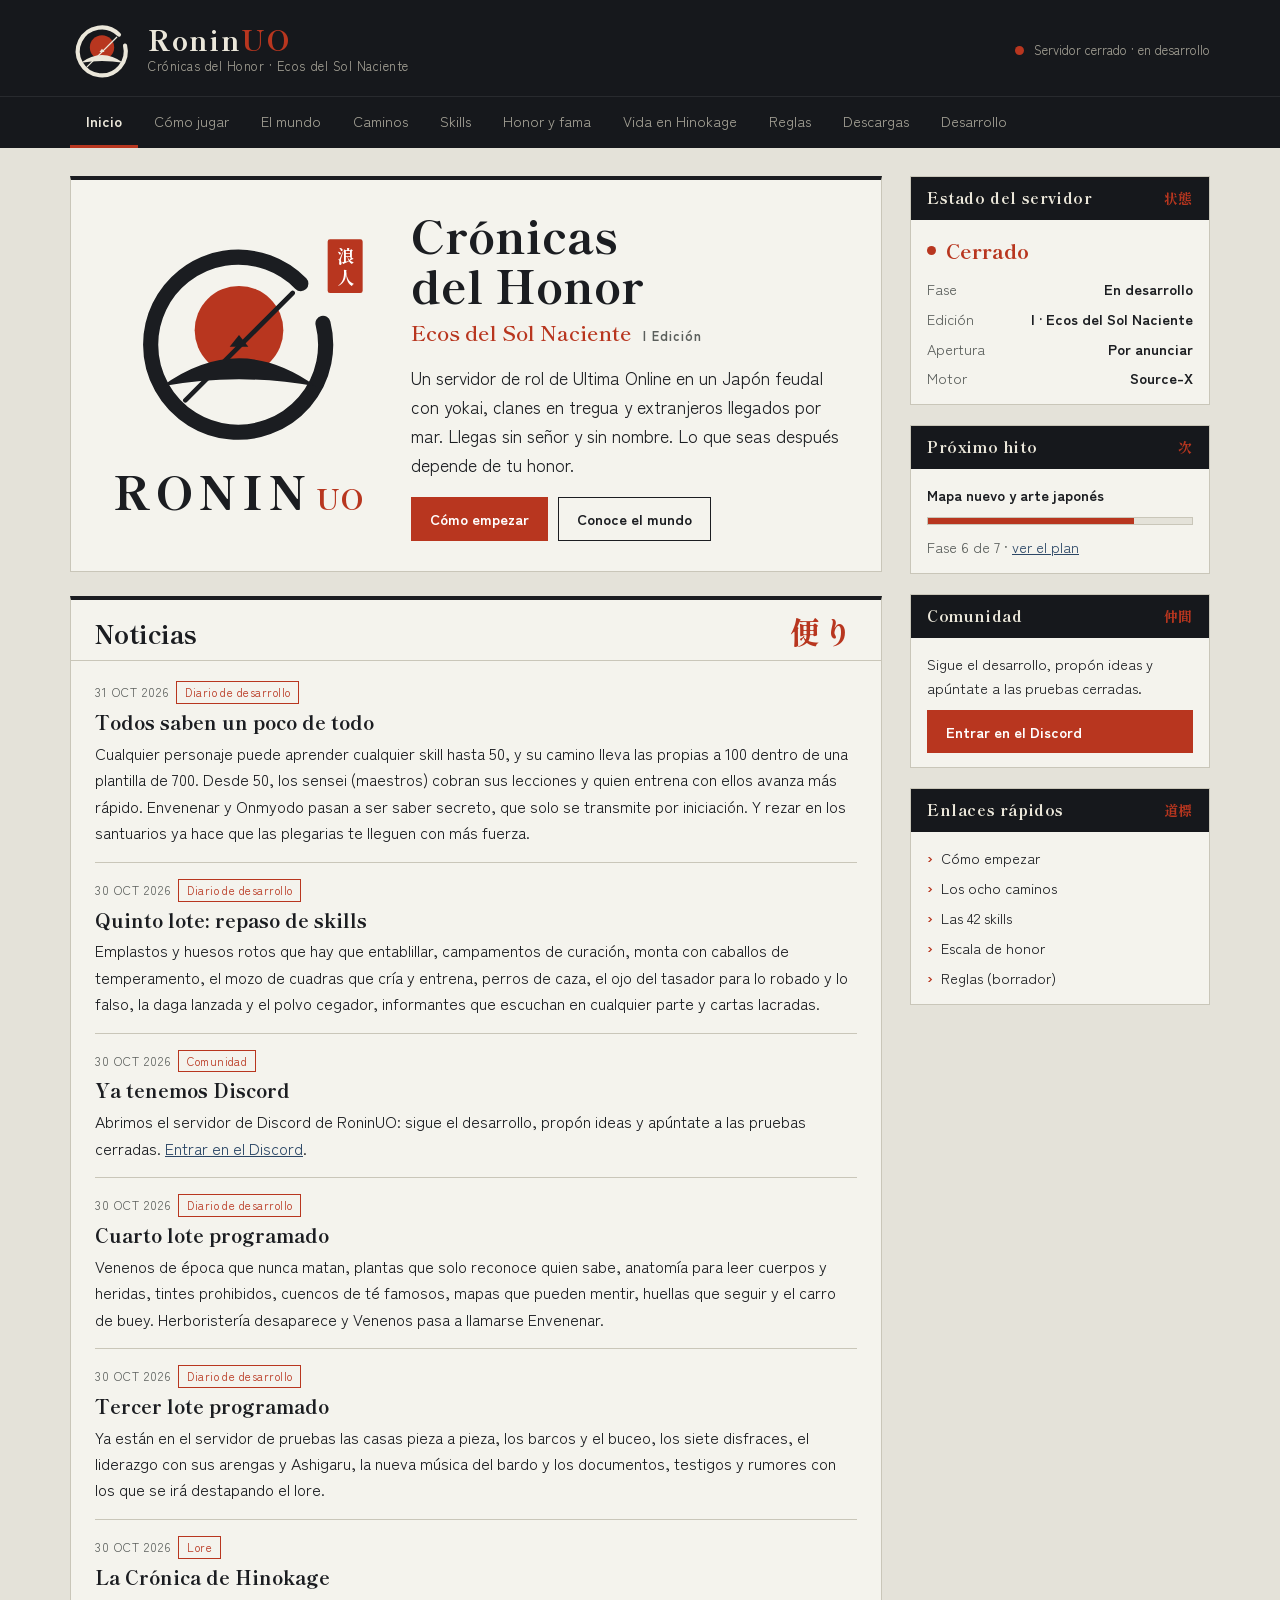
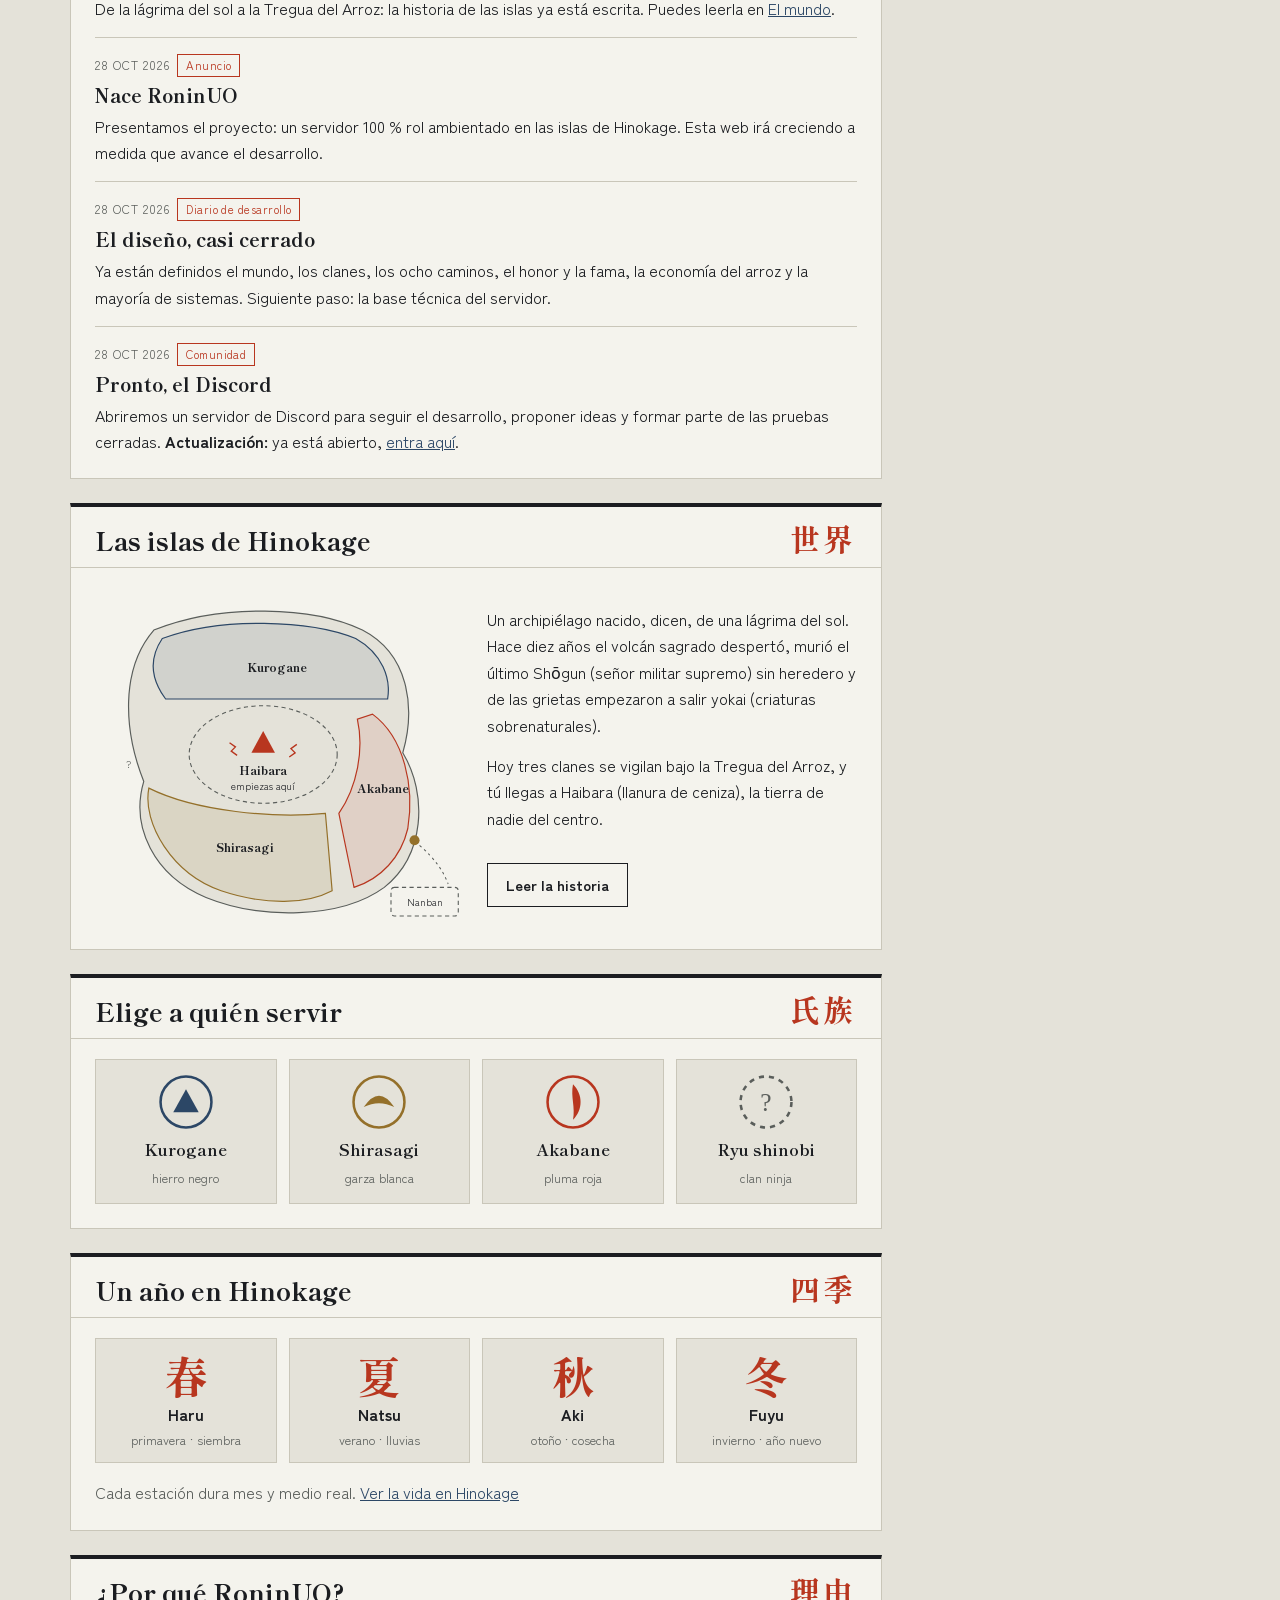
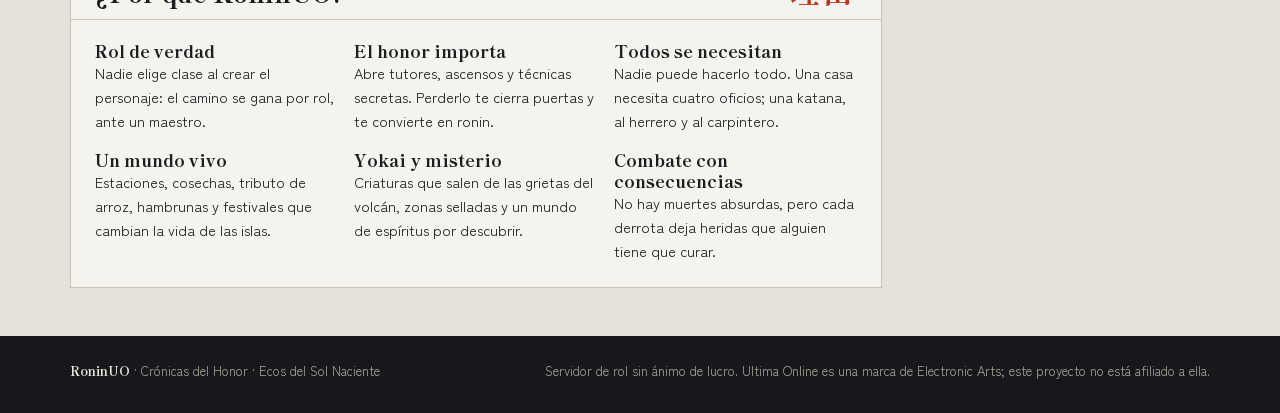
<file: RoninUO.html>
<!doctype html><html><head><meta charset=utf8><meta name=viewport content="width=device-width,initial-scale=1,viewport-fit=cover"><style>:root{color-scheme:light;box-sizing:border-box;padding-top:env(safe-area-inset-top,0px);padding-bottom:env(safe-area-inset-bottom,0px)}html{scroll-padding-top:env(safe-area-inset-top,0px)}body{margin:0;padding:0;font:14px -apple-system,BlinkMacSystemFont,sans-serif;background:#fff;color:#000}img{max-width:100%}[hidden]:not([hidden=until-found i]){display:none!important}</style></head><body>
<title>RoninUO</title>
<meta name="claude:viewport-fit-sides" content="cover">
<link rel="preconnect" href="https://fonts.googleapis.com">
<link rel="preconnect" href="https://fonts.gstatic.com" crossorigin>
<link rel="stylesheet" href="https://fonts.googleapis.com/css2?family=Shippori+Mincho+B1:wght@600;800&family=Zen+Kaku+Gothic+New:wght@400;500;700&display=swap">
<style>
/* Layout: portal de servidor. Banda de tinta con logo y menú, contenido en paneles enmarcados como pergaminos y una columna lateral con el estado del servidor. */
:root {
  --paper: #e4e2d9;      /* fondo: washi con un punto verde de bambú */
  --panel: #f4f3ed;      /* pergamino de los paneles */
  --ink: #1b1d21;        /* sumi */
  --muted: #5a5e5b;
  --line: #c9c6b9;
  --band: #16181c;       /* banda de cabecera, oscura en los dos temas */
  --band-ink: #ebe7da;
  --band-muted: #a5a296;
  --shu: #b8361f;        /* bermellón de sello */
  --ai: #2c4766;         /* añil */
  --kin: #94702a;        /* oro viejo */
  --shu-soft: rgba(184, 54, 31, .1);
  --ai-soft: rgba(44, 71, 102, .1);
  --kin-soft: rgba(148, 112, 42, .12);
  --f-display: "Shippori Mincho B1", "Yu Mincho", "Hiragino Mincho ProN", Georgia, serif;
  --f-body: "Zen Kaku Gothic New", "Hiragino Sans", "Segoe UI", system-ui, sans-serif;
}
@media (prefers-color-scheme: dark) {
  :root:not([data-theme="light"]) {
    --paper: #111316; --panel: #1a1d21; --ink: #e7e3d7; --muted: #a29f95; --line: #2e3237;
    --band: #0b0c0e; --band-ink: #ebe7da; --band-muted: #9a978c;
    --shu: #e0573c; --ai: #8fb0d6; --kin: #c9a456;
    --shu-soft: rgba(224, 87, 60, .14); --ai-soft: rgba(143, 176, 214, .12); --kin-soft: rgba(201, 164, 86, .14);
    color-scheme: dark;
  }
}
:root[data-theme="dark"] {
  --paper: #111316; --panel: #1a1d21; --ink: #e7e3d7; --muted: #a29f95; --line: #2e3237;
  --band: #0b0c0e; --band-ink: #ebe7da; --band-muted: #9a978c;
  --shu: #e0573c; --ai: #8fb0d6; --kin: #c9a456;
  --shu-soft: rgba(224, 87, 60, .14); --ai-soft: rgba(143, 176, 214, .12); --kin-soft: rgba(201, 164, 86, .14);
  color-scheme: dark;
}

* { box-sizing: border-box; }
body { background: var(--paper); color: var(--ink); font-family: var(--f-body); font-size: 16px; line-height: 1.65; }
body::before { content: ""; position: fixed; inset: 0 0 auto; height: env(safe-area-inset-top, 0px); z-index: 10; background: var(--band); }
a { color: var(--ai); }
a:focus-visible, button:focus-visible { outline: 2px solid var(--shu); outline-offset: 3px; }
.gut { padding-left: max(16px, env(safe-area-inset-left, 0px)); padding-right: max(16px, env(safe-area-inset-right, 0px)); }
.wrap { max-width: 1140px; margin: 0 auto; }
p { margin: 0; }

/* Banda superior */
.band { background: var(--band); color: var(--band-ink); }
.band .wrap { display: flex; align-items: center; gap: 18px; padding-block: 18px 14px; flex-wrap: wrap; }
.brand { display: flex; align-items: center; gap: 14px; text-decoration: none; color: var(--band-ink); }
.brand svg { width: 64px; height: 64px; flex: none; }
.brand b { display: block; font-family: var(--f-display); font-weight: 800; font-size: 28px; letter-spacing: .06em; line-height: 1.1; }
.brand b span { color: var(--shu); }
.brand small { display: block; font-size: 13px; color: var(--band-muted); letter-spacing: .04em; }
.band .status { margin-left: auto; display: flex; gap: 10px; align-items: center; font-size: 13px; color: var(--band-muted); }
.dot { width: 9px; height: 9px; border-radius: 50%; background: var(--shu); display: inline-block; }
.menu-btn { display: none; margin-left: auto; background: none; border: 1px solid var(--band-muted); color: var(--band-ink); font: inherit; font-size: 14px; padding: 6px 12px; cursor: pointer; }

/* Menú */
nav.main { background: var(--band); border-top: 1px solid rgba(255,255,255,.08); position: sticky; top: env(safe-area-inset-top, 0px); z-index: 6; }
nav.main ul { list-style: none; margin: 0 auto; padding: 0; display: flex; flex-wrap: wrap; max-width: 1140px; }
nav.main a { display: block; padding: 12px 16px; text-decoration: none; color: var(--band-muted); font-size: 14.5px; border-bottom: 3px solid transparent; }
nav.main a:hover { color: var(--band-ink); }
nav.main a[aria-current="page"] { color: var(--band-ink); border-bottom-color: var(--shu); font-weight: 700; }

/* Cuerpo: contenido y lateral */
.layout { display: grid; grid-template-columns: minmax(0, 1fr) 300px; gap: 28px; padding-block: 28px 48px; align-items: start; }
.panel { background: var(--panel); border: 1px solid var(--line); border-top: 4px solid var(--ink); }
.panel + .panel { margin-top: 24px; }
.panel-h { display: flex; align-items: baseline; justify-content: space-between; gap: 12px; padding: 16px 24px 12px; border-bottom: 1px solid var(--line); flex-wrap: wrap; }
.panel-h h2 { font-family: var(--f-display); font-weight: 800; font-size: 25px; margin: 0; line-height: 1.2; text-wrap: balance; }
.panel-h .kj { font-family: var(--f-display); font-weight: 800; font-size: 18px; color: var(--shu); letter-spacing: .12em; }
.panel-b { padding: 20px 24px 24px; display: grid; gap: 16px; }
.panel-b > p, .panel-b li { max-width: 68ch; }
h3 { font-family: var(--f-display); font-weight: 800; font-size: 19px; margin: 0; line-height: 1.25; }
.tr { font-family: var(--f-body); font-weight: 400; font-size: 13.5px; color: var(--muted); }
.muted { color: var(--muted); }
.lead { font-size: 17.5px; }

/* Portada */
.hero { display: grid; grid-template-columns: 280px minmax(0, 1fr); gap: 32px; align-items: center; padding: 30px 28px; }
.hero .logo { width: 100%; max-width: 280px; }
.panel-h .kj { font-size: 30px; line-height: 1; }
.preview { display: grid; grid-template-columns: minmax(0, 1fr) minmax(0, 1fr); gap: 22px; align-items: center; }
.mons { display: grid; grid-template-columns: repeat(4, minmax(0, 1fr)); gap: 12px; }
.mons a { display: grid; justify-items: center; gap: 6px; text-align: center; text-decoration: none; color: var(--ink); padding: 14px 8px; border: 1px solid var(--line); background: var(--paper); }
.mons svg { width: 56px; height: 56px; }
.mons b { font-family: var(--f-display); font-size: 16px; }
.mons small { font-size: 12.5px; color: var(--muted); }
.kstrip { display: grid; grid-template-columns: repeat(4, minmax(0, 1fr)); gap: 12px; }
.kstrip div { display: grid; justify-items: center; gap: 2px; padding: 12px 6px; border: 1px solid var(--line); background: var(--paper); text-align: center; }
.kstrip .k { font-family: var(--f-display); font-weight: 800; font-size: 44px; line-height: 1.1; color: var(--shu); }
.kstrip small { font-size: 12.5px; color: var(--muted); }
@media (prefers-reduced-motion: no-preference) {
  .hero .logo circle { transform-box: fill-box; transform-origin: center; animation: rise 1.4s ease-out both; }
  @keyframes rise { from { transform: translateY(6px); opacity: .6; } to { transform: none; opacity: 1; } }
}
.hero h1 { font-family: var(--f-display); font-weight: 800; font-size: clamp(30px, 4.4vw, 46px); line-height: 1.08; margin: 0; text-wrap: balance; }
.hero .sub { font-family: var(--f-display); font-weight: 600; font-size: 21px; color: var(--shu); margin: 6px 0 14px; }
.hero .sub small { font-family: var(--f-body); font-size: 13px; color: var(--muted); letter-spacing: .08em; margin-left: 6px; }
.btns { display: flex; gap: 10px; flex-wrap: wrap; margin-top: 18px; }
.btn { display: inline-block; text-decoration: none; padding: 9px 18px; font-size: 14.5px; font-weight: 700; border: 1px solid var(--ink); color: var(--ink); background: transparent; font-family: inherit; cursor: pointer; }
.btn.primary { background: var(--shu); border-color: var(--shu); color: #fff; }
.btn[aria-disabled="true"] { opacity: .55; cursor: default; }

/* Noticias */
.news { display: grid; gap: 0; }
.news article { padding: 16px 0; border-bottom: 1px solid var(--line); display: grid; gap: 6px; }
.news article:first-child { padding-top: 0; }
.news article:last-child { border-bottom: 0; padding-bottom: 0; }
.news time { font-size: 12.5px; color: var(--muted); letter-spacing: .06em; text-transform: uppercase; font-variant-numeric: tabular-nums; }
.tag { display: inline-block; font-size: 11.5px; padding: 1px 8px; border: 1px solid var(--shu); color: var(--shu); margin-left: 8px; letter-spacing: .04em; text-transform: none; }

/* Rejillas */
.grid2 { display: grid; grid-template-columns: repeat(2, minmax(0, 1fr)); gap: 16px; }
.grid3 { display: grid; grid-template-columns: repeat(3, minmax(0, 1fr)); gap: 16px; }
.grid4 { display: grid; grid-template-columns: repeat(4, minmax(0, 1fr)); gap: 14px; }
.card { border: 1px solid var(--line); padding: 16px; display: grid; gap: 6px; align-content: start; background: var(--paper); }
.card .role { font-size: 13.5px; font-weight: 700; color: var(--ai); }
.card .skills { font-size: 13.5px; color: var(--muted); }
.feature h3 { font-size: 17px; }
.feature p { font-size: 14.5px; }

/* Mundo */
.world { display: grid; grid-template-columns: minmax(0, 1fr) minmax(0, 1fr); gap: 24px; align-items: start; }
.lore { display: grid; gap: 14px; }
.lore b { font-family: var(--f-display); font-size: 17px; display: block; }
.map { width: 100%; height: auto; display: block; }
.map .isle { fill: var(--paper); stroke: var(--muted); stroke-width: 1.4; }
.map .z1 { fill: var(--ai-soft); stroke: var(--ai); stroke-width: 1.4; }
.map .z2 { fill: var(--kin-soft); stroke: var(--kin); stroke-width: 1.4; }
.map .z3 { fill: var(--shu-soft); stroke: var(--shu); stroke-width: 1.4; }
.map .neutral, .map .closed { fill: none; stroke: var(--muted); stroke-dasharray: 5 4; stroke-width: 1.3; }
.map .volcano { fill: var(--shu); }
.map .crack { fill: none; stroke: var(--shu); stroke-width: 1.6; }
.map .sea { fill: none; stroke: var(--muted); stroke-dasharray: 3 4; stroke-width: 1.2; }
.map .port { fill: var(--kin); }
.map text { fill: var(--ink); font-family: var(--f-body); font-size: 12px; }
.map text.big { font-family: var(--f-display); font-weight: 800; font-size: 14px; }
.map text.q { fill: var(--muted); }
.clan .mon { width: 40px; height: 40px; }
.clan.hidden { border-style: dashed; background: transparent; }

/* Honor */
.scale { display: flex; height: 16px; border: 1px solid var(--ink); }
.scale span { border-right: 1px solid var(--ink); }
.scale span:last-child { border-right: 0; }
.s1 { flex: 40; background: var(--shu); } .s2 { flex: 40; background: var(--shu-soft); } .s3 { flex: 41; background: var(--panel); }
.s4 { flex: 40; background: var(--ai-soft); } .s5 { flex: 30; background: var(--ai); opacity: .55; } .s6 { flex: 10; background: var(--ai); }
.ticks { display: flex; justify-content: space-between; font-size: 12px; color: var(--muted); font-variant-numeric: tabular-nums; margin-top: 4px; }
.level { border-top: 2px solid var(--ink); padding-top: 10px; }
.level .pts { font-size: 12px; color: var(--muted); font-variant-numeric: tabular-nums; }
.level h4 { margin: 2px 0 2px; font-family: var(--f-display); font-size: 17px; }
.level p { font-size: 14px; }
.tablebox { overflow-x: auto; }
table { border-collapse: collapse; width: 100%; min-width: 440px; font-size: 15px; }
th, td { text-align: left; padding: 9px 12px; border-bottom: 1px solid var(--line); }
th { font-size: 12px; letter-spacing: .1em; text-transform: uppercase; color: var(--muted); font-weight: 500; }
td.good { color: var(--ai); font-weight: 700; } td.bad { color: var(--shu); font-weight: 700; }

/* Estaciones */
.season .k { font-family: var(--f-display); font-weight: 800; font-size: 30px; line-height: 1; color: var(--shu); }
.season p { font-size: 14px; color: var(--muted); }

/* Listas numeradas reales */
ol.steps { margin: 0; padding: 0; list-style: none; counter-reset: s; display: grid; gap: 14px; }
ol.steps li { counter-increment: s; display: grid; grid-template-columns: 36px minmax(0, 1fr); gap: 12px; }
ol.steps li::before { content: counter(s); font-family: var(--f-display); font-weight: 800; font-size: 18px; width: 30px; height: 30px; display: grid; place-items: center; border: 1px solid var(--shu); color: var(--shu); }
ol.steps b { display: block; }
ul.rules { margin: 0; padding-left: 20px; display: grid; gap: 8px; }
.draft { font-size: 13px; padding: 8px 12px; border-left: 3px solid var(--kin); background: var(--kin-soft); }
.road li { grid-template-columns: 36px minmax(0, 1fr) auto !important; align-items: baseline; }
.st { font-size: 12px; padding: 2px 10px; border: 1px solid var(--line); color: var(--muted); white-space: nowrap; }
.st.now { border-color: var(--shu); color: var(--shu); font-weight: 700; }
.st.next { border-color: var(--ai); color: var(--ai); font-weight: 700; }

/* Lateral */
aside { display: grid; gap: 20px; }
.box { background: var(--panel); border: 1px solid var(--line); }
.box-h { background: var(--band); color: var(--band-ink); padding: 9px 16px; font-family: var(--f-display); font-weight: 800; font-size: 15px; letter-spacing: .04em; display: flex; justify-content: space-between; align-items: center; }
.box-h span { color: var(--shu); font-size: 14px; }
.box-b { padding: 14px 16px; display: grid; gap: 10px; font-size: 14.5px; }
dl.kv { margin: 0; display: grid; grid-template-columns: auto minmax(0, 1fr); gap: 6px 12px; }
dl.kv dt { color: var(--muted); }
dl.kv dd { margin: 0; font-weight: 700; text-align: right; }
.state-big { display: flex; align-items: center; gap: 10px; font-family: var(--f-display); font-weight: 800; font-size: 20px; color: var(--shu); }
.qlinks { list-style: none; margin: 0; padding: 0; display: grid; gap: 6px; }
.qlinks a { text-decoration: none; color: var(--ink); }
.qlinks a::before { content: "›"; color: var(--shu); margin-right: 8px; font-weight: 700; }
.bar { height: 8px; background: var(--paper); border: 1px solid var(--line); }
.bar i { display: block; height: 100%; width: 18%; background: var(--shu); }

footer.foot { background: var(--band); color: var(--band-muted); }
footer.foot .wrap { display: flex; justify-content: space-between; gap: 18px; flex-wrap: wrap; padding-block: 24px 32px; font-size: 13px; }
footer.foot b { color: var(--band-ink); font-family: var(--f-display); }

.logo .word { fill: var(--ink); font-family: var(--f-display); font-weight: 800; }
.logo .uo { fill: var(--shu); }
.logo .seal { fill: var(--shu); }
.logo .sealtx { fill: #fff; font-family: var(--f-display); font-weight: 800; }

@media (max-width: 900px) {
  .layout { grid-template-columns: minmax(0, 1fr); }
  .world, .grid2 { grid-template-columns: minmax(0, 1fr); }
  .grid3, .grid4 { grid-template-columns: repeat(2, minmax(0, 1fr)); }
}
@media (max-width: 640px) {
  .band .status { display: none; }
  .menu-btn { display: inline-block; }
  nav.main ul { display: none; flex-direction: column; }
  nav.main.open ul { display: flex; }
  nav.main a { border-bottom: 0; border-left: 3px solid transparent; }
  nav.main a[aria-current="page"] { border-left-color: var(--shu); }
  .hero { grid-template-columns: minmax(0, 1fr); padding: 20px 16px; }
  .hero .logo { max-width: 150px; }
  .panel-h, .panel-b { padding-left: 16px; padding-right: 16px; }
  .grid3, .grid4 { grid-template-columns: minmax(0, 1fr); }
  .hero .logo { max-width: 200px; }
  .preview { grid-template-columns: minmax(0, 1fr); }
  .mons, .kstrip { grid-template-columns: repeat(2, minmax(0, 1fr)); }
  .brand svg { width: 48px; height: 48px; }
  .brand b { font-size: 22px; }
  .brand small { display: none; }
  .band .wrap { flex-wrap: nowrap; }
  .road li { grid-template-columns: 36px minmax(0, 1fr) !important; }
  .road .st { grid-column: 2; justify-self: start; }
}


/* Skills: ilustraciones de tinta y sellos */
.sk-hero { display: grid; grid-template-columns: 150px minmax(0, 1fr); gap: 22px; align-items: center; }
.sk-hero svg { width: 100%; height: auto; display: block; }
.sk-hero .lema { font-family: var(--f-display); font-size: 21px; font-weight: 800; line-height: 1.3; margin: 0 0 6px; }
.sk-banda { width: 100%; height: auto; display: block; border: 1px solid var(--line); background: var(--paper); }
.sk-banda .tinta { fill: none; stroke: var(--ink); stroke-linecap: round; stroke-linejoin: round; }
.sk-banda .relleno { fill: var(--ink); }
.sk-banda .sol { fill: var(--shu); }
.sk-banda .suave { fill: none; stroke: var(--muted); stroke-linecap: round; opacity: .55; }
.sk-banda .oro { fill: var(--kin); }
.sk-banda text { font-family: var(--f-display); font-weight: 800; fill: var(--ink); }
.sk-banda text.kj { fill: var(--shu); }
.sk-sello { flex: none; width: 38px; height: 38px; display: grid; place-items: center; background: var(--shu); color: #fff; font-family: var(--f-display); font-weight: 800; font-size: 22px; line-height: 1; border-radius: 4px; transform: rotate(-3deg); box-shadow: inset 0 0 0 2px rgba(255,255,255,.25); }
.sk-ficha.sk-pend .sk-sello, .sk-ficha.sk-motor .sk-sello { background: var(--muted); }
.sk-cab { align-items: center; }
.sk-cab .sk-izq { display: flex; align-items: center; gap: 12px; min-width: 0; }
@media (max-width: 640px) { .sk-hero { grid-template-columns: 96px minmax(0, 1fr); gap: 14px; } .sk-hero .lema { font-size: 18px; } }
/* Skills */
.sk-recuento { display: flex; flex-wrap: wrap; gap: 10px; }
.sk-cuenta { display: flex; align-items: baseline; gap: 8px; border: 1px solid var(--line); background: var(--paper); padding: 6px 12px; }
.sk-cuenta b { font-family: var(--f-display); font-size: 22px; font-variant-numeric: tabular-nums; color: var(--c); }
.sk-cuenta span { font-size: 13px; color: var(--muted); }
.sk-filtros { display: grid; gap: 10px; border: 1px solid var(--line); background: var(--paper); padding: 12px 14px; }
.sk-fila { display: flex; flex-wrap: wrap; gap: 8px; align-items: center; }
.sk-et { font-size: 12px; font-weight: 700; letter-spacing: .08em; text-transform: uppercase; color: var(--muted); min-width: 62px; }
.sk-chip { font: inherit; font-size: 13.5px; border: 1px solid var(--line); background: var(--panel); color: var(--ink); padding: 4px 11px; cursor: pointer; }
.sk-chip[aria-pressed="true"] { background: var(--ink); border-color: var(--ink); color: var(--panel); }
.sk-chip:focus-visible, #sk-buscar:focus-visible { outline: 2px solid var(--shu); outline-offset: 2px; }
#sk-buscar { font: inherit; font-size: 14.5px; flex: 1 1 220px; min-width: 0; padding: 6px 10px; border: 1px solid var(--line); background: var(--panel); color: var(--ink); }
.sk-grupo { display: grid; gap: 12px; }
.sk-grupo + .sk-grupo { margin-top: 10px; }
.sk-grupo h3 { display: flex; align-items: baseline; gap: 10px; border-bottom: 1px solid var(--line); padding-bottom: 6px; }
.sk-grupo h3 small { font-family: var(--f-body); font-weight: 400; font-size: 13px; color: var(--muted); }
.sk-fichas { display: grid; grid-template-columns: repeat(2, minmax(0, 1fr)); gap: 12px; }
.sk-ficha { border: 1px solid var(--line); border-left: 3px solid var(--c); background: var(--paper); padding: 12px 14px; display: grid; gap: 7px; align-content: start; min-width: 0; }
.sk-cab { display: flex; justify-content: space-between; align-items: start; gap: 10px; }
.sk-nom { font-family: var(--f-display); font-weight: 800; font-size: 17px; line-height: 1.2; }
.sk-estado { flex: none; font-size: 11.5px; font-weight: 700; color: var(--c); border: 1px solid var(--c); padding: 1px 8px; white-space: nowrap; }
.sk-datos { display: flex; flex-wrap: wrap; gap: 2px 12px; font-size: 12.5px; color: var(--muted); }
.sk-datos b { color: var(--ink); font-weight: 500; }
.sk-hace { margin: 0; padding-left: 16px; display: grid; gap: 2px; font-size: 14px; }
.sk-l3 { font-size: 11.5px; font-weight: 700; letter-spacing: .06em; text-transform: uppercase; color: var(--shu); }
.sk-ok { --c: var(--ai); } .sk-parte { --c: var(--kin); } .sk-lote { --c: var(--shu); } .sk-motor { --c: var(--muted); } .sk-pend { --c: var(--muted); }
.sk-pend { border-left-style: dashed; }
@media (max-width: 640px) { .sk-fichas { grid-template-columns: minmax(0, 1fr); } }
</style>

<svg width="0" height="0" style="position:absolute" aria-hidden="true">
  <defs>
    <symbol id="mark" viewBox="0 0 200 200">
      <path style="fill:none;stroke:currentColor;stroke-linecap:round" stroke-width="13" d="M153 52 A75 75 0 1 0 172 86"/>
      <circle style="fill:var(--shu)" cx="100" cy="92" r="38"/>
      <line style="stroke:currentColor;stroke-linecap:round" stroke-width="4" x1="54" y1="152" x2="146" y2="60"/>
      <path style="fill:currentColor" d="M34 140 Q100 92 166 140 Q100 128 34 140 Z"/>
      <path style="fill:currentColor" d="M92 106 L100 96 L108 106 Z"/>
    </symbol>
  </defs>
</svg>

<div class="band gut">
  <div class="wrap">
    <a class="brand" href="#inicio" aria-label="RoninUO, ir a inicio">
      <svg viewBox="0 0 200 200" aria-hidden="true" style="color: var(--band-ink)"><use href="#mark"/></svg>
      <span><b>Ronin<span>UO</span></b><small>Crónicas del Honor · Ecos del Sol Naciente</small></span>
    </a>
    <div class="status"><span class="dot" aria-hidden="true"></span>Servidor cerrado · en desarrollo</div>
    <button class="menu-btn" id="menu-btn" type="button" aria-expanded="false" aria-controls="menu">Menú</button>
  </div>
</div>
<nav class="main gut" id="menu" aria-label="Menú principal">
  <ul>
    <li><a href="#inicio">Inicio</a></li>
    <li><a href="#como-jugar">Cómo jugar</a></li>
    <li><a href="#mundo">El mundo</a></li>
    <li><a href="#caminos">Caminos</a></li>
    <li><a href="#skills">Skills</a></li>
    <li><a href="#honor">Honor y fama</a></li>
    <li><a href="#vida">Vida en Hinokage</a></li>
    <li><a href="#reglas">Reglas</a></li>
    <li><a href="#descargas">Descargas</a></li>
    <li><a href="#desarrollo">Desarrollo</a></li>
  </ul>
</nav>

<div class="gut">
<div class="wrap layout">
<main id="contenido">

  <!-- INICIO -->
  <div data-page="inicio">
    <div class="panel">
      <div class="hero">
        <svg class="logo" viewBox="0 0 240 262" role="img" aria-label="Logotipo de RoninUO">
          <use href="#mark" x="20" y="0" width="200" height="200" style="color: var(--ink)"/>
          <rect class="seal" x="196" y="14" width="30" height="46" rx="2"/>
          <text class="sealtx" x="211" y="34" font-size="15" text-anchor="middle">浪</text>
          <text class="sealtx" x="211" y="53" font-size="15" text-anchor="middle">人</text>
          <text class="word" x="120" y="246" font-size="40" letter-spacing="5" text-anchor="middle">RONIN<tspan class="uo" font-size="24" dx="4" letter-spacing="1">UO</tspan></text>
        </svg>
        <div>
          <h1>Crónicas del Honor</h1>
          <p class="sub">Ecos del Sol Naciente <small>I Edición</small></p>
          <p class="lead">Un servidor de rol de Ultima Online en un Japón feudal con yokai, clanes en tregua y extranjeros llegados por mar. Llegas sin señor y sin nombre. Lo que seas después depende de tu honor.</p>
          <div class="btns">
            <a class="btn primary" href="#como-jugar">Cómo empezar</a>
            <a class="btn" href="#mundo">Conoce el mundo</a>
          </div>
        </div>
      </div>
    </div>

    <div class="panel">
      <div class="panel-h"><h2>Noticias</h2><span class="kj" aria-hidden="true">便り</span></div>
      <div class="panel-b news">
        <article>
          <time datetime="2026-10-31">31 oct 2026<span class="tag">Diario de desarrollo</span></time>
          <h3>Todos saben un poco de todo</h3>
          <p>Cualquier personaje puede aprender cualquier skill hasta 50, y su camino lleva las propias a 100 dentro de una plantilla de 700. Desde 50, los sensei (maestros) cobran sus lecciones y quien entrena con ellos avanza más rápido. Envenenar y Onmyodo pasan a ser saber secreto, que solo se transmite por iniciación. Y rezar en los santuarios ya hace que las plegarias te lleguen con más fuerza.</p>
        </article>
        <article>
          <time datetime="2026-10-30">30 oct 2026<span class="tag">Diario de desarrollo</span></time>
          <h3>Quinto lote: repaso de skills</h3>
          <p>Emplastos y huesos rotos que hay que entablillar, campamentos de curación, monta con caballos de temperamento, el mozo de cuadras que cría y entrena, perros de caza, el ojo del tasador para lo robado y lo falso, la daga lanzada y el polvo cegador, informantes que escuchan en cualquier parte y cartas lacradas.</p>
        </article>
        <article>
          <time datetime="2026-10-30">30 oct 2026<span class="tag">Comunidad</span></time>
          <h3>Ya tenemos Discord</h3>
          <p>Abrimos el servidor de Discord de RoninUO: sigue el desarrollo, propón ideas y apúntate a las pruebas cerradas. <a href="https://discord.gg/KMvqtdeKM" target="_blank" rel="noopener">Entrar en el Discord</a>.</p>
        </article>
        <article>
          <time datetime="2026-10-30">30 oct 2026<span class="tag">Diario de desarrollo</span></time>
          <h3>Cuarto lote programado</h3>
          <p>Venenos de época que nunca matan, plantas que solo reconoce quien sabe, anatomía para leer cuerpos y heridas, tintes prohibidos, cuencos de té famosos, mapas que pueden mentir, huellas que seguir y el carro de buey. Herboristería desaparece y Venenos pasa a llamarse Envenenar.</p>
        </article>
        <article>
          <time datetime="2026-10-30">30 oct 2026<span class="tag">Diario de desarrollo</span></time>
          <h3>Tercer lote programado</h3>
          <p>Ya están en el servidor de pruebas las casas pieza a pieza, los barcos y el buceo, los siete disfraces, el liderazgo con sus arengas y Ashigaru, la nueva música del bardo y los documentos, testigos y rumores con los que se irá destapando el lore.</p>
        </article>
        <article>
          <time datetime="2026-10-30">30 oct 2026<span class="tag">Lore</span></time>
          <h3>La Crónica de Hinokage</h3>
          <p>De la lágrima del sol a la Tregua del Arroz: la historia de las islas ya está escrita. Puedes leerla en <a href="#mundo">El mundo</a>.</p>
        </article>
        <article>
          <time datetime="2026-10-28">28 oct 2026<span class="tag">Anuncio</span></time>
          <h3>Nace RoninUO</h3>
          <p>Presentamos el proyecto: un servidor 100 % rol ambientado en las islas de Hinokage. Esta web irá creciendo a medida que avance el desarrollo.</p>
        </article>
        <article>
          <time datetime="2026-10-28">28 oct 2026<span class="tag">Diario de desarrollo</span></time>
          <h3>El diseño, casi cerrado</h3>
          <p>Ya están definidos el mundo, los clanes, los ocho caminos, el honor y la fama, la economía del arroz y la mayoría de sistemas. Siguiente paso: la base técnica del servidor.</p>
        </article>
        <article>
          <time datetime="2026-10-28">28 oct 2026<span class="tag">Comunidad</span></time>
          <h3>Pronto, el Discord</h3>
          <p>Abriremos un servidor de Discord para seguir el desarrollo, proponer ideas y formar parte de las pruebas cerradas. <b>Actualización:</b> ya está abierto, <a href="https://discord.gg/KMvqtdeKM" target="_blank" rel="noopener">entra aquí</a>.</p>
        </article>
      </div>
    </div>

    <div class="panel">
      <div class="panel-h"><h2>Las islas de Hinokage</h2><span class="kj" aria-hidden="true">世界</span></div>
      <div class="panel-b preview">
        <svg class="map" viewBox="0 0 440 400" role="img" aria-label="Esquema del archipiélago: Kurogane al norte, Haibara en el centro, Shirasagi al sur, Akabane y el puerto Nanban al este">
          <path class="isle" d="M70 50C150 18 260 22 318 50C372 78 382 140 366 196C396 246 392 318 344 356C292 394 196 394 132 368C70 342 42 284 58 230C34 170 30 96 70 50Z"/>
          <path class="z1" d="M80 60C150 34 256 38 310 60C342 78 352 108 348 132L84 132C66 108 64 84 80 60Z"/>
          <path class="z2" d="M64 238C56 280 92 340 150 360C204 378 252 376 282 360L274 268C214 274 120 266 64 238Z"/>
          <path class="z3" d="M330 150C368 178 380 236 372 286C364 320 340 346 308 356L290 268C312 236 320 192 312 156Z"/>
          <ellipse class="neutral" cx="200" cy="198" rx="88" ry="58"/>
          <path class="volcano" d="M186 196 L200 170 L214 196 Z"/>
          <path class="crack" d="M160 184l7 5l-5 5l7 5M240 186l-7 5l5 5l-7 5"/>
          <text class="big" x="216" y="100" text-anchor="middle">Kurogane</text>
          <text class="big" x="200" y="222" text-anchor="middle">Haibara</text>
          <text x="200" y="240" text-anchor="middle">empiezas aquí</text>
          <text class="big" x="178" y="314" text-anchor="middle">Shirasagi</text>
          <text class="big" x="342" y="244" text-anchor="middle">Akabane</text>
          <circle class="port" cx="380" cy="300" r="6"/>
          <path class="sea" d="M386 306 C404 322 414 336 420 352"/>
          <rect class="closed" x="352" y="356" width="80" height="34" rx="4"/>
          <text x="392" y="378" text-anchor="middle">Nanban</text>
          <text class="q" x="40" y="214" text-anchor="middle">?</text>
        </svg>
        <div class="lore">
          <p>Un archipiélago nacido, dicen, de una lágrima del sol. Hace diez años el volcán sagrado despertó, murió el último Shōgun (señor militar supremo) sin heredero y de las grietas empezaron a salir yokai (criaturas sobrenaturales).</p>
          <p>Hoy tres clanes se vigilan bajo la Tregua del Arroz, y tú llegas a Haibara (llanura de ceniza), la tierra de nadie del centro.</p>
          <div class="btns"><a class="btn" href="#mundo">Leer la historia</a></div>
        </div>
      </div>
    </div>

    <div class="panel">
      <div class="panel-h"><h2>Elige a quién servir</h2><span class="kj" aria-hidden="true">氏族</span></div>
      <div class="panel-b">
        <div class="mons">
          <a href="#mundo"><svg viewBox="0 0 44 44" aria-hidden="true"><circle cx="22" cy="22" r="20" fill="none" style="stroke:var(--ai)" stroke-width="2"/><path d="M12 30 L22 12 L32 30 Z" style="fill:var(--ai)"/></svg><b>Kurogane</b><small>hierro negro</small></a>
          <a href="#mundo"><svg viewBox="0 0 44 44" aria-hidden="true"><circle cx="22" cy="22" r="20" fill="none" style="stroke:var(--kin)" stroke-width="2"/><path d="M10 26 Q22 8 34 26 Q22 20 10 26 Z" style="fill:var(--kin)"/></svg><b>Shirasagi</b><small>garza blanca</small></a>
          <a href="#mundo"><svg viewBox="0 0 44 44" aria-hidden="true"><circle cx="22" cy="22" r="20" fill="none" style="stroke:var(--shu)" stroke-width="2"/><path d="M22 8 C30 16 30 28 22 36 C24 26 20 18 22 8 Z" style="fill:var(--shu)"/></svg><b>Akabane</b><small>pluma roja</small></a>
          <a href="#mundo"><svg viewBox="0 0 44 44" aria-hidden="true"><circle cx="22" cy="22" r="20" fill="none" style="stroke:var(--muted)" stroke-width="2" stroke-dasharray="4 4"/><text x="22" y="29" text-anchor="middle" font-size="20" style="fill:var(--muted)" font-family="serif">?</text></svg><b>Ryu shinobi</b><small>clan ninja</small></a>
        </div>
      </div>
    </div>

    <div class="panel">
      <div class="panel-h"><h2>Un año en Hinokage</h2><span class="kj" aria-hidden="true">四季</span></div>
      <div class="panel-b">
        <div class="kstrip">
          <div><span class="k" aria-hidden="true">春</span><b>Haru</b><small>primavera · siembra</small></div>
          <div><span class="k" aria-hidden="true">夏</span><b>Natsu</b><small>verano · lluvias</small></div>
          <div><span class="k" aria-hidden="true">秋</span><b>Aki</b><small>otoño · cosecha</small></div>
          <div><span class="k" aria-hidden="true">冬</span><b>Fuyu</b><small>invierno · año nuevo</small></div>
        </div>
        <p class="muted">Cada estación dura mes y medio real. <a href="#vida">Ver la vida en Hinokage</a></p>
      </div>
    </div>

    <div class="panel">
      <div class="panel-h"><h2>¿Por qué RoninUO?</h2><span class="kj" aria-hidden="true">理由</span></div>
      <div class="panel-b grid3">
        <div class="feature"><h3>Rol de verdad</h3><p>Nadie elige clase al crear el personaje: el camino se gana por rol, ante un maestro.</p></div>
        <div class="feature"><h3>El honor importa</h3><p>Abre tutores, ascensos y técnicas secretas. Perderlo te cierra puertas y te convierte en ronin.</p></div>
        <div class="feature"><h3>Todos se necesitan</h3><p>Nadie puede hacerlo todo. Una casa necesita cuatro oficios; una katana, al herrero y al carpintero.</p></div>
        <div class="feature"><h3>Un mundo vivo</h3><p>Estaciones, cosechas, tributo de arroz, hambrunas y festivales que cambian la vida de las islas.</p></div>
        <div class="feature"><h3>Yokai y misterio</h3><p>Criaturas que salen de las grietas del volcán, zonas selladas y un mundo de espíritus por descubrir.</p></div>
        <div class="feature"><h3>Combate con consecuencias</h3><p>No hay muertes absurdas, pero cada derrota deja heridas que alguien tiene que curar.</p></div>
      </div>
    </div>
  </div>

  <!-- CÓMO JUGAR -->
  <div data-page="como-jugar" hidden>
    <div class="panel">
      <div class="panel-h"><h2>Cómo jugar</h2><span class="kj" aria-hidden="true">始め</span></div>
      <div class="panel-b">
        <p class="draft">El servidor aún no está abierto. Estos son los pasos que seguirás cuando abra.</p>
        <ol class="steps">
          <li><div><b>Descarga el cliente y el parche</b><span class="muted">Ultima Online clásico más nuestro parche con el arte japonés, desde la sección Descargas.</span></div></li>
          <li><div><b>Crea tu cuenta</b><span class="muted">Se creará desde la web o el <a href="https://discord.gg/KMvqtdeKM" target="_blank" rel="noopener">Discord</a>.</span></div></li>
          <li><div><b>Crea tu personaje</b><span class="muted">Nombre japonés y de rol, aspecto de la época y una historia breve si quieres. Empiezas como Heimin (gente común).</span></div></li>
          <li><div><b>Llega a Haibara</b><span class="muted">La llanura de ceniza, neutral por la Tregua del Arroz. Con algo de mon (monedas de cobre), una onigiri (bola de arroz) y una herramienta.</span></div></li>
          <li><div><b>Busca tu camino</b><span class="muted">Trabaja, aprende con tutores, gana honor y pide a un maestro que te acepte. Ningún clan te espera: tendrás que ganártelo.</span></div></li>
        </ol>
      </div>
    </div>
  </div>

  <!-- MUNDO -->
  <div data-page="mundo" hidden>
    <div class="panel">
      <div class="panel-h"><h2>Las islas de Hinokage</h2><span class="kj" aria-hidden="true">世界</span></div>
      <div class="panel-b">
        <p class="lead">Hinokage (sombra del sol) es un archipiélago inspirado en el Japón feudal. Durante trescientos años vivió en paz bajo un Shōgun (señor militar supremo). Hace diez años todo ardió.</p>
        <div class="world">
          <div class="lore">
            <p><b>La lágrima del sol</b>Cuando Amaterasu (diosa del sol) se encerró en su cueva, lloró una sola lágrima. Cayó al mar, se enfrió y fue tierra. Por eso aquí el velo entre los vivos y el mundo oculto es fino, y los kami (dioses), los muertos y los yokai (criaturas sobrenaturales) caminan cerca.</p>
            <p><b>Homusubi, el corazón de fuego</b>En el centro de las islas duerme Homura-yama (la montaña de la llama), y dentro, Homusubi (el que hace nacer el fuego). Dormido, su ceniza hace la tierra fértil. Despierto, lo quema todo.</p>
            <p><b>Takamori y las Cuatro Casas</b>Hace trescientos años, Takamori subió solo a la boca del volcán, pactó con el kami y bajó con el pelo blanco. Unió las islas y fue el primer Shōgun. Le juraron lealtad Kurogane, Shirasagi, Akabane y una cuarta casa cuyo nombre ya nadie pronuncia.</p>
            <p><b>Los Tres Tesoros</b>La espada del sol, el espejo de sombra y la joya del alba. Quien reúna los tres será Shōgun. Hoy nadie sabe dónde están.</p>
          </div>
          <svg class="map" viewBox="0 0 440 400" role="img" aria-label="Esquema del archipiélago: Kurogane al norte, Haibara en el centro, Shirasagi al sur, Akabane y el puerto Nanban al este">
            <path class="isle" d="M70 50C150 18 260 22 318 50C372 78 382 140 366 196C396 246 392 318 344 356C292 394 196 394 132 368C70 342 42 284 58 230C34 170 30 96 70 50Z"/>
            <path class="z1" d="M80 60C150 34 256 38 310 60C342 78 352 108 348 132L84 132C66 108 64 84 80 60Z"/>
            <path class="z2" d="M64 238C56 280 92 340 150 360C204 378 252 376 282 360L274 268C214 274 120 266 64 238Z"/>
            <path class="z3" d="M330 150C368 178 380 236 372 286C364 320 340 346 308 356L290 268C312 236 320 192 312 156Z"/>
            <ellipse class="neutral" cx="200" cy="198" rx="88" ry="58"/>
            <path class="volcano" d="M186 196 L200 170 L214 196 Z"/>
            <path class="crack" d="M160 184l7 5l-5 5l7 5M240 186l-7 5l5 5l-7 5"/>
            <text class="big" x="216" y="100" text-anchor="middle">Kurogane</text>
            <text x="216" y="118" text-anchor="middle">hierro negro · montañas</text>
            <text class="big" x="200" y="222" text-anchor="middle">Haibara</text>
            <text x="200" y="240" text-anchor="middle">empiezas aquí</text>
            <text class="big" x="178" y="314" text-anchor="middle">Shirasagi</text>
            <text x="178" y="332" text-anchor="middle">garza blanca · arrozales</text>
            <text class="big" x="342" y="244" text-anchor="middle">Akabane</text>
            <text x="342" y="262" text-anchor="middle">pluma roja</text>
            <circle class="port" cx="380" cy="300" r="6"/>
            <path class="sea" d="M386 306 C404 322 414 336 420 352"/>
            <rect class="closed" x="352" y="356" width="80" height="34" rx="4"/>
            <text x="392" y="378" text-anchor="middle">Nanban</text>
            <text class="q" x="40" y="206" text-anchor="middle">?</text>
            <text class="q" x="40" y="222" text-anchor="middle">shinobi</text>
          </svg>
        </div>
        <div class="grid2" style="align-items:start">
          <div class="lore">
            <p><b>La Gran Ceniza</b>Hace diez años, en la noche del rito, la montaña despertó. La ceniza cayó cuarenta días sobre la capital, el último Shōgun murió sin heredero, los Tres Tesoros se perdieron y la tierra se abrió en grietas.</p>
            <p><b>La guerra del triple remolino</b>Las casas se lanzaron a por el trono vacío. Dos años de batallas sin vencedor, y una casa borrada de las crónicas.</p>
          </div>
          <div class="lore">
            <p><b>El Año de los Espíritus Hambrientos</b>En el segundo invierno ardieron los almacenes de arroz del Shōgun. Murió uno de cada cinco habitantes de las islas, y los gaki (espíritus hambrientos) vagaban por los campos.</p>
            <p><b>La Tregua del Arroz</b>Los tres clanes la firmaron en el Gran Santuario del Sol: nadie será Shōgun sin los Tres Tesoros, Haibara no es de nadie y el arroz se reparte. Dura ya ocho años. Nadie la ha roto en público. Nadie la cumple del todo.</p>
          </div>
        </div>
        <p><b>Haibara (llanura de ceniza)</b>, antes Kazanbara (llanura del volcán), la tierra más fértil de las islas, vuelve a dar arroz. Ningún clan puede ocuparla. Aquí empiezas, y los tres clanes quieren tu lealtad.</p>
      </div>
    </div>
    <div class="panel">
      <div class="panel-h"><h2>Clanes</h2><span class="kj" aria-hidden="true">氏族</span></div>
      <div class="panel-b">
        <p>Sus señores los lleva el staff. Puedes servirlos y ascender por rol y honor, o vivir libre y sin protección.</p>
        <div class="grid2">
          <article class="card clan">
            <svg class="mon" viewBox="0 0 44 44" aria-hidden="true"><circle cx="22" cy="22" r="20" fill="none" style="stroke:var(--ai)" stroke-width="2"/><path d="M12 30 L22 12 L32 30 Z" style="fill:var(--ai)"/></svg>
            <h3>Kurogane <span class="tr">(hierro negro)</span></h3>
            <p class="tr">Montañas del norte</p>
            <p>Militar y estricto. Vive de sus minas y sus forjas, y desprecia a los extranjeros.</p>
          </article>
          <article class="card clan">
            <svg class="mon" viewBox="0 0 44 44" aria-hidden="true"><circle cx="22" cy="22" r="20" fill="none" style="stroke:var(--kin)" stroke-width="2"/><path d="M10 26 Q22 8 34 26 Q22 20 10 26 Z" style="fill:var(--kin)"/></svg>
            <h3>Shirasagi <span class="tr">(garza blanca)</span></h3>
            <p class="tr">Llanuras y arrozales del sur</p>
            <p>Culto y diplomático. Protege templos y artes, y desconfía de los Nanban.</p>
          </article>
          <article class="card clan">
            <svg class="mon" viewBox="0 0 44 44" aria-hidden="true"><circle cx="22" cy="22" r="20" fill="none" style="stroke:var(--shu)" stroke-width="2"/><path d="M22 8 C30 16 30 28 22 36 C24 26 20 18 22 8 Z" style="fill:var(--shu)"/></svg>
            <h3>Akabane <span class="tr">(pluma roja)</span></h3>
            <p class="tr">Costa este y puerto Nanban</p>
            <p>Ambicioso y comerciante. Abrió su puerto a los extranjeros y se enriquece con ellos.</p>
          </article>
          <article class="card clan hidden">
            <svg class="mon" viewBox="0 0 44 44" aria-hidden="true"><circle cx="22" cy="22" r="20" fill="none" style="stroke:var(--muted)" stroke-width="2" stroke-dasharray="4 4"/><text x="22" y="29" text-anchor="middle" font-size="20" style="fill:var(--muted)" font-family="serif">?</text></svg>
            <h3>Ryu shinobi <span class="tr">(clan ninja)</span></h3>
            <p class="tr">Paradero desconocido</p>
            <p>Oficialmente no existe. Sirve al mejor postor, y sus miembros viven bajo una identidad falsa.</p>
          </article>
        </div>
      </div>
    </div>
  </div>

  <!-- CAMINOS -->
  <div data-page="caminos" hidden>
    <div class="panel">
      <div class="panel-h"><h2>Ocho caminos para dejar de ser nadie</h2><span class="kj" aria-hidden="true">道</span></div>
      <div class="panel-b">
        <p>Todos empiezan como <b>Heimin (gente común)</b>, sin clase, y pueden aprender un poco de todo: cualquier skill hasta 50, salvo Envenenar y Onmyodo, que son saber secreto. Cada camino lleva sus siete skills propias hasta 100. La plantilla suma 700: tú eliges cómo repartirla. Nadie puede hacerlo todo.</p>
        <div class="grid2">
          <article class="card"><h3>Bushi <span class="tr">(guerrero)</span></h3><p class="role">Combate y mando</p><p class="skills">Kenjutsu (esgrima), Sojutsu (armas de asta), Kyujutsu (arco), Heiho (tácticas), Bajutsu (monta), Liderazgo, Etiqueta</p></article>
          <article class="card"><h3>Yamabushi <span class="tr">(monje guerrero)</span></h3><p class="role">Lucha y sanación</p><p class="skills">Bojutsu (contundentes), Jujutsu (lucha sin armas), Devoción, Curación, Anatomía, Medicina, Rastrear</p></article>
          <article class="card"><h3>Shinobi <span class="tr">(ninja)</span></h3><p class="role">Infiltración</p><p class="skills">Sigilo, Esconderse, Disfraz, Espionaje, Cerrajería, Shurikenjutsu (arrojadizas), Robar</p></article>
          <article class="card"><h3>Gakusha <span class="tr">(erudito, onmyoji)</span></h3><p class="role">Magia y remedios</p><p class="skills">Onmyodo (magia y adivinación), Medicina, Envenenar, Caligrafía, Anatomía, Tasación, Cartografía</p></article>
          <article class="card"><h3>Biwa hoshi <span class="tr">(bardo)</span></h3><p class="role">Información y vida social</p><p class="skills">Música, Etiqueta, Espionaje, Disfraz, Detectar, Medicina (el gremio de los ciegos unía a bardos, masajistas y acupuntores), y Caligrafía o Cerrajería a elegir</p></article>
          <article class="card"><h3>Shokunin <span class="tr">(artesano)</span></h3><p class="role">Producción</p><p class="skills">Un solo oficio a 100: herrería, carpintería, sastrería, alfarería o construcción (y otro a 70), más sus skills de apoyo y Bajutsu (monta) para carros y animales de tiro</p></article>
          <article class="card"><h3>Ryoshi <span class="tr">(cazador)</span></h3><p class="role">Exploración y caza</p><p class="skills">Kyujutsu (arco), Rastrear, Detectar, Doma, Cocina, Pesca, Navegación</p></article>
          <article class="card"><h3>Hyakusho <span class="tr">(campesino)</span></h3><p class="role">Comida y tributo</p><p class="skills">Agricultura, Pesca, Cocina, Doma, Construcción, Tala, Bojutsu (bastón y hoz)</p></article>
        </div>
        <p class="muted">Desde 50, quien entrena con un sensei (maestro) avanza cuatro veces más rápido, pero las lecciones se pagan. Los mejores pueden pasar de 100 a 120 en sus skills propias, y la plantilla de 700 a 800: eso no se compra, se gana por rol.</p>
      </div>
    </div>
  </div>

  <!-- HONOR -->
  <!-- SKILLS -->
  <div data-page="skills" hidden>
    <div class="panel">
      <div class="panel-h"><h2>Las 42 skills</h2><span class="kj" aria-hidden="true">技</span></div>
      <div class="panel-b">
        <div class="sk-hero">
          <svg viewBox="0 0 160 160" role="img" aria-label="Enso, el circulo zen, con el kanji de tecnica">
            <defs><filter id="sk-pincel" x="-10%" y="-10%" width="120%" height="120%"><feTurbulence type="fractalNoise" baseFrequency="0.9" numOctaves="2" seed="4"/><feDisplacementMap in="SourceGraphic" scale="5"/></filter></defs>
            <path d="M118 30 C150 55 148 115 108 136 C68 156 22 132 18 90 C14 52 46 22 84 22 C96 22 104 24 112 28" fill="none" style="stroke:var(--ink)" stroke-width="13" stroke-linecap="round" filter="url(#sk-pincel)"/>
            <text x="80" y="102" text-anchor="middle" font-size="52" style="fill:var(--shu);font-family:var(--f-display);font-weight:800">技</text>
          </svg>
          <div><p class="lema">Waza (técnica): lo que sabes hacer.</p><p>Qué hace cada skill, qué clases la llevan a 100 y en qué punto del desarrollo está. Esta lista se irá actualizando con cada lote. Mampostería se unió a Construcción en el lote 3. En el lote 4, Venenos pasó a llamarse Envenenar y Herboristería desapareció: cualquiera recoge plantas con la vara de zahorí, pero solo quien sabe Medicina o Envenenar reconoce lo que coge.</p></div>
        </div>
        <div class="sk-recuento" id="sk-recuento" aria-label="Recuento por estado"></div>
        <div class="sk-filtros">
          <div class="sk-fila"><span class="sk-et" id="sk-et-estado">Estado</span><span id="sk-f-estado" role="group" aria-labelledby="sk-et-estado" style="display:contents"></span></div>
          <div class="sk-fila"><span class="sk-et" id="sk-et-grupo">Grupo</span><span id="sk-f-grupo" role="group" aria-labelledby="sk-et-grupo" style="display:contents"></span></div>
          <div class="sk-fila"><label class="sk-et" for="sk-buscar">Buscar</label><input id="sk-buscar" type="search" placeholder="Skill, clase o efecto (Shinobi, casas, yokai...)"></div>
        </div>
        <div id="sk-lista"></div>
        <p class="muted" style="font-size:13.5px">«A 100»: clases que llegan al máximo. «A 50»: todos los demás pueden aprenderla hasta 50; la plantilla (700) decide cuánto repartes. Envenenar y Onmyodo son saber secreto: solo su clase o alguien iniciado en secreto por un maestro. Los oficios: el Shokunin (artesano) elige uno a 100 y otro a 70. En todo lo que enfrenta una skill contra otra (disfraz contra detectar, robar contra vigilar) se hace una tirada enfrentada: skill + la mitad de la stat + un dado de 1 a 50 por cada lado.</p>
      </div>
    </div>
  </div>

  <div data-page="honor" hidden>
    <div class="panel">
      <div class="panel-h"><h2>Honor y fama</h2><span class="kj" aria-hidden="true">名誉</span></div>
      <div class="panel-b">
        <p>Todos empiezan en 0. Cada camino tiene su código: a un shinobi una emboscada no le quita honor; a un samurái, huir de un duelo sí.</p>
        <div>
          <div class="scale" role="img" aria-label="Escala de honor de menos 100 a más 100 dividida en seis niveles"><span class="s1"></span><span class="s2"></span><span class="s3"></span><span class="s4"></span><span class="s5"></span><span class="s6"></span></div>
          <div class="ticks"><span>−100</span><span>−60</span><span>−20</span><span>+20</span><span>+60</span><span>+90</span><span>+100</span></div>
        </div>
        <div class="grid3">
          <div class="level"><span class="pts">−100 a −61</span><h4>Deshonrado</h4><p>Expulsado del gremio, nadie te enseña y un bushi cae a ronin.</p></div>
          <div class="level"><span class="pts">−60 a −21</span><h4>Mal visto</h4><p>Los tutores te cobran el doble y no asciendes.</p></div>
          <div class="level"><span class="pts">−20 a +20</span><h4>Neutral</h4><p>Donde empieza todo el mundo.</p></div>
          <div class="level"><span class="pts">+21 a +60</span><h4>Honorable</h4><p>Aprendes los tramos altos y asciendes en tu gremio.</p></div>
          <div class="level"><span class="pts">+61 a +90</span><h4>Ejemplar</h4><p>Optas al primer densho y enseñas a otros.</p></div>
          <div class="level"><span class="pts">+91 a +100</span><h4>Leyenda</h4><p>Segundo densho y los cargos más altos.</p></div>
        </div>
        <h3>La fama</h3>
        <p>La fama dice cuánto te conocen; el honor, por qué. Las hazañas solo cuentan si hay testigos.</p>
        <div class="tablebox">
          <table>
            <thead><tr><th scope="col">Fama</th><th scope="col">Con honor</th><th scope="col">Sin honor</th></tr></thead>
            <tbody>
              <tr><td>Desconocido</td><td>Nadie te conoce</td><td>Nadie te conoce</td></tr>
              <tr><td>Conocido</td><td class="good">Respetado</td><td class="bad">Sospechoso</td></tr>
              <tr><td>Famoso</td><td class="good">Admirado</td><td class="bad">Temido</td></tr>
              <tr><td>Legendario</td><td class="good">Héroe</td><td class="bad">Infame</td></tr>
            </tbody>
          </table>
        </div>
      </div>
    </div>
  </div>

  <!-- VIDA -->
  <div data-page="vida" hidden>
    <div class="panel">
      <div class="panel-h"><h2>Vida en Hinokage</h2><span class="kj" aria-hidden="true">暮らし</span></div>
      <div class="panel-b">
        <p>Cada estación dura mes y medio real: un año natural son dos años en Hinokage.</p>
        <div class="grid4">
          <div class="card season"><span class="k" aria-hidden="true">春</span><h3>Haru <span class="tr">(primavera)</span></h3><p>Siembra del arroz. Hanami (contemplar los cerezos en flor).</p></div>
          <div class="card season"><span class="k" aria-hidden="true">夏</span><h3>Natsu <span class="tr">(verano)</span></h3><p>Lluvias y la mejor pesca. Obon (festival de los difuntos).</p></div>
          <div class="card season"><span class="k" aria-hidden="true">秋</span><h3>Aki <span class="tr">(otoño)</span></h3><p>Cosecha y tributo de arroz. Tsukimi (contemplar la luna).</p></div>
          <div class="card season"><span class="k" aria-hidden="true">冬</span><h3>Fuyu <span class="tr">(invierno)</span></h3><p>Se vive de conservas. Shogatsu (año nuevo): saldar deudas.</p></div>
        </div>
        <div class="grid3">
          <div class="feature"><h3>Arroz, tributo y paga</h3><p>Los campesinos pagan el nengu (tributo de arroz) al clan, y el señor paga a sus samuráis en arroz.</p></div>
          <div class="feature"><h3>Casas pieza a pieza</h3><p>Construcción y Carpintería hacen muros, suelos y tejados. El dueño y su constructor los colocan con el Sashigane (escuadra) en su solar. Pesan, así que hay que acarrearlas con bueyes. Quien no paga el impuesto, la pierde.</p></div>
          <div class="feature"><h3>Magia de papel y fe</h3><p>Ofuda (talismanes) que se escriben y se gastan, shikigami (espíritus sirvientes) y la fe de los monjes.</p></div>
          <div class="feature"><h3>Yokai</h3><p>Oni, kitsune, tengu, kappa. A algunos se les combate; a otros conviene respetarlos, o su maldición te perseguirá.</p></div>
          <div class="feature"><h3>Heridas que dejan huella</h3><p>Caes desmayado con un corte, una fractura o una quemadura, y otro tiene que curarte. La muerte definitiva, solo con pacto.</p></div>
          <div class="feature"><h3>Minas, mar y tesoros</h3><p>Minas que se derrumban por zonas, barcos de pesca y de guerra, buceo a pulmón en busca de perlas y pecios, y pergaminos de tesoro.</p></div>
        </div>
      </div>
    </div>
  </div>

  <!-- REGLAS -->
  <div data-page="reglas" hidden>
    <div class="panel">
      <div class="panel-h"><h2>Reglas</h2><span class="kj" aria-hidden="true">掟</span></div>
      <div class="panel-b">
        <p class="draft">Borrador. Las reglas definitivas se publicarán antes de la apertura.</p>
        <ul class="rules">
          <li>Nombre japonés y de rol. Nada de nombres de broma, de famosos ni de otros personajes conocidos.</li>
          <li>Dentro del juego se habla y se actúa como el personaje. Lo que sabe el jugador no lo sabe el personaje.</li>
          <li>La muerte definitiva solo es posible con un pacto aceptado por los dos jugadores y aprobado por el staff.</li>
          <li>Un shinobi puede ocultar su verdadero camino. Descubrirlo es cosa del rol, no de preguntar fuera del juego.</li>
          <li>Un edificio por personaje para vivir. Talleres y tiendas, aparte y con su impuesto.</li>
          <li>No hay herederos: quien muere de verdad pierde su casa, su dinero y sus objetos. Solo los altos cargos pasan a su sucesor lo que va con el cargo.</li>
          <li>El staff lleva a los señores de los clanes y decide guerras, treguas y eventos.</li>
        </ul>
      </div>
    </div>
  </div>

  <!-- DESCARGAS -->
  <div data-page="descargas" hidden>
    <div class="panel">
      <div class="panel-h"><h2>Descargas</h2><span class="kj" aria-hidden="true">入手</span></div>
      <div class="panel-b">
        <p class="draft">Aún no hay descargas disponibles. Se publicarán aquí cuando empiecen las pruebas cerradas.</p>
        <div class="grid3">
          <div class="card"><h3>Cliente</h3><p class="muted">Ultima Online clásico, en la versión que usará el servidor.</p><span class="btn" aria-disabled="true">Próximamente</span></div>
          <div class="card"><h3>Parche RoninUO</h3><p class="muted">Arte japonés: paperdoll, ropa, barcos, gumps de pergamino y caracteres con tilde.</p><span class="btn" aria-disabled="true">Próximamente</span></div>
          <div class="card"><h3>Lanzador</h3><p class="muted">Actualiza el parche y abre el juego conectado al servidor.</p><span class="btn" aria-disabled="true">Próximamente</span></div>
        </div>
      </div>
    </div>
  </div>

  <!-- DESARROLLO -->
  <div data-page="desarrollo" hidden>
    <div class="panel">
      <div class="panel-h"><h2>En qué punto estamos</h2><span class="kj" aria-hidden="true">進捗</span></div>
      <div class="panel-b">
        <p>El servidor se construye por lotes: se diseñan cinco puntos, se programan juntos y se prueban en un servidor de pruebas antes de pasar al siguiente.</p>
        <ol class="steps road">
          <li><span>Diseño del mundo, caminos, honor y sistemas</span><span class="st">Hecho</span></li>
          <li><span>Lote 1: base técnica, personaje, skills, armas y oficios, heridas, comida, economía y magia</span><span class="st">Hecho</span></li>
          <li><span>Lote 2: posturas y técnicas, yokai y NPC, regiones, recolección y campo, clanes y pactos</span><span class="st">Hecho</span></li>
          <li><span>Lote 3: revelación del lore, casas, barcos y buceo, disfraz, liderazgo y música</span><span class="st">Hecho</span></li>
          <li><span>Lote 4: venenos, anatomía, tintorería, alfarería, cartografía, rastreo y carro de buey</span><span class="st">Hecho</span></li>
          <li><span>Lote 5: repaso de skills (medicina, monta, establo, tasación, curación, arrojadizas y espionaje)</span><span class="st">Hecho</span></li>
          <li><span>Mapa nuevo y arte japonés</span><span class="st now">Siguiente</span></li>
          <li><span>Pruebas cerradas y apertura</span><span class="st">Pendiente</span></li>
        </ol>
      </div>
    </div>
  </div>
</main>

<aside aria-label="Estado y enlaces">
  <div class="box">
    <div class="box-h">Estado del servidor<span aria-hidden="true">状態</span></div>
    <div class="box-b">
      <div class="state-big"><span class="dot" aria-hidden="true"></span>Cerrado</div>
      <dl class="kv">
        <dt>Fase</dt><dd>En desarrollo</dd>
        <dt>Edición</dt><dd>I · Ecos del Sol Naciente</dd>
        <dt>Apertura</dt><dd>Por anunciar</dd>
        <dt>Motor</dt><dd>Source-X</dd>
      </dl>
    </div>
  </div>
  <div class="box">
    <div class="box-h">Próximo hito<span aria-hidden="true">次</span></div>
    <div class="box-b">
      <b>Mapa nuevo y arte japonés</b>
      <div class="bar" role="img" aria-label="Fase 6 de 7"><i style="width:78%"></i></div>
      <span class="muted">Fase 6 de 7 · <a href="#desarrollo">ver el plan</a></span>
    </div>
  </div>
  <div class="box">
    <div class="box-h">Comunidad<span aria-hidden="true">仲間</span></div>
    <div class="box-b">
      <p>Sigue el desarrollo, propón ideas y apúntate a las pruebas cerradas.</p>
      <a class="btn primary" href="https://discord.gg/KMvqtdeKM" target="_blank" rel="noopener">Entrar en el Discord</a>
    </div>
  </div>
  <div class="box">
    <div class="box-h">Enlaces rápidos<span aria-hidden="true">道標</span></div>
    <div class="box-b">
      <ul class="qlinks">
        <li><a href="#como-jugar">Cómo empezar</a></li>
        <li><a href="#caminos">Los ocho caminos</a></li>
        <li><a href="#skills">Las 42 skills</a></li>
        <li><a href="#honor">Escala de honor</a></li>
        <li><a href="#reglas">Reglas (borrador)</a></li>
      </ul>
    </div>
  </div>
</aside>
</div>
</div>

<footer class="foot gut">
  <div class="wrap">
    <span><b>RoninUO</b> · Crónicas del Honor · Ecos del Sol Naciente</span>
    <span>Servidor de rol sin ánimo de lucro. Ultima Online es una marca de Electronic Arts; este proyecto no está afiliado a ella.</span>
  </div>
</footer>

<script>
(function () {
  var pages = Array.prototype.slice.call(document.querySelectorAll('[data-page]'));
  var links = Array.prototype.slice.call(document.querySelectorAll('nav.main a'));
  var nav = document.getElementById('menu');
  var btn = document.getElementById('menu-btn');
  function show(scroll) {
    var id = (location.hash || '').replace('#', '');
    var found = pages.some(function (p) { return p.getAttribute('data-page') === id; });
    if (!found) id = 'inicio';
    pages.forEach(function (p) { p.hidden = p.getAttribute('data-page') !== id; });
    links.forEach(function (a) {
      if (a.getAttribute('href') === '#' + id) a.setAttribute('aria-current', 'page');
      else a.removeAttribute('aria-current');
    });
    nav.classList.remove('open');
    btn.setAttribute('aria-expanded', 'false');
    if (scroll) window.scrollTo(0, 0);
  }
  btn.addEventListener('click', function () {
    var open = nav.classList.toggle('open');
    btn.setAttribute('aria-expanded', open ? 'true' : 'false');
  });
  window.addEventListener('hashchange', function () { show(true); });
  show(false);
})();
</script>
<script>
(function () {
var ESTADOS = {
  ok:    { nom: "Lista" },
  parte: { nom: "En parte" },
  lote:  { nom: "En desarrollo" },
  motor: { nom: "Como en UO" },
  pend:  { nom: "Por diseñar" }
};
var C = { bushi:"Bushi", ronin:"Ronin", yamabushi:"Yamabushi", kannushi:"Kannushi", shinobi:"Shinobi", gakusha:"Gakusha", biwahoshi:"Biwa hoshi", shokunin:"Shokunin", shonin:"Shonin", ryoshi:"Ryoshi", hyakusho:"Hyakusho", Heimin:"Heimin" };
var GRUPOS = ["Combate","Social","Subterfugio","Saber","Naturaleza","Oficio"];
var STAT = { TAI:"Tai (cuerpo)", GI:"Gi (técnica)", SHIN:"Shin (mente)" };
var KANJI = { Kenjutsu:"剣", Sojutsu:"槍", Kyujutsu:"弓", Bojutsu:"棒", Jujutsu:"柔", Shurikenjutsu:"手", Heiho:"兵", Bajutsu:"馬", Liderazgo:"将", Etiqueta:"礼", Musica:"楽", Sigilo:"忍", Esconderse:"隠", Espionaje:"諜", Disfraz:"変", Robar:"盗", Cerrajeria:"錠", Onmyodo:"陰", Devocion:"祈", Medicina:"医", Envenenar:"毒", Curacion:"癒", Anatomia:"体", Caligrafia:"書", Tasacion:"鑑", Cartografia:"図", Rastrear:"跡", Detectar:"察", Doma:"獣", Pesca:"釣", Navegacion:"航", Agricultura:"農", Cocina:"料", Tala:"伐", Mineria:"鉱", Comercio:"商", Tintoreria:"染", Herreria:"鍛", Carpinteria:"木", Sastreria:"縫", Alfareria:"陶", Construccion:"建" };
// Ilustraciones de cada grupo (tinta sobre washi): viewBox 600x150
var PINCEL = '<filter id="sk-p-ID" x="-5%" y="-20%" width="110%" height="140%"><feTurbulence type="fractalNoise" baseFrequency="0.8" numOctaves="2" seed="7"/><feDisplacementMap in="SourceGraphic" scale="3"/></filter>';
var ARTE = {
  Combate: '<circle class="sol" cx="470" cy="70" r="46"/>' +
    '<path class="tinta" stroke-width="5" d="M60 120 L330 30"/><path class="tinta" stroke-width="10" d="M60 120 L118 101"/>' +
    '<ellipse class="relleno" cx="122" cy="100" rx="5" ry="14" transform="rotate(-18 122 100)"/>' +
    '<path class="tinta" stroke-width="4" d="M380 20 C330 60 330 100 380 140"/><path class="suave" stroke-width="2" d="M380 20 L380 140"/>' +
    '<path class="tinta" stroke-width="3" d="M300 128 L540 128"/><text class="kj" x="560" y="62" font-size="30">武</text>',
  Social: '<path class="relleno" d="M420 118 L380 40 A80 80 0 0 1 520 40 Z" opacity=".9"/><circle class="sol" cx="450" cy="60" r="14"/><path class="tinta" stroke-width="5" d="M450 118 L450 140"/>' +
    '<ellipse class="tinta" stroke-width="4" cx="170" cy="92" rx="40" ry="48"/><path class="tinta" stroke-width="5" d="M170 44 L210 10"/><path class="suave" stroke-width="1.5" d="M160 50 L160 130 M170 46 L170 138 M180 50 L180 130"/>' +
    '<path class="tinta" stroke-width="3" d="M40 132 L300 132"/><text class="kj" x="560" y="62" font-size="30">礼</text>',
  Subterfugio: '<rect x="0" y="0" width="600" height="150" style="fill:var(--ink)" opacity=".92"/>' +
    '<path d="M470 30 A42 42 0 1 0 512 92 A34 34 0 1 1 470 30 Z" style="fill:var(--paper)"/>' +
    '<g transform="translate(170 78) rotate(15)"><path d="M0 -34 L8 -8 L34 0 L8 8 L0 34 L-8 8 L-34 0 L-8 -8 Z" style="fill:var(--paper)"/><circle r="6" style="fill:var(--ink)"/></g>' +
    '<path d="M60 130 C140 110 260 140 360 120" style="fill:none;stroke:var(--paper);stroke-width:2;opacity:.5"/><text x="560" y="62" font-size="30" style="fill:var(--shu)">忍</text>',
  Saber: '<rect class="tinta" stroke-width="3" x="90" y="36" width="300" height="80" rx="4"/><rect class="relleno" x="78" y="30" width="14" height="92" rx="6"/><rect class="relleno" x="388" y="30" width="14" height="92" rx="6"/>' +
    '<path class="tinta" stroke-width="4" d="M130 58 L130 100 M160 52 L160 104 M190 62 L190 96 M220 54 L220 102 M250 60 L250 98 M280 56 L280 104 M310 64 L310 94 M340 54 L340 100"/>' +
    '<rect x="450" y="24" width="40" height="110" style="fill:var(--paper);stroke:var(--ink);stroke-width:2"/><rect class="sol" x="458" y="96" width="24" height="24"/><path class="tinta" stroke-width="3" d="M470 36 L470 86"/><text class="kj" x="560" y="62" font-size="30">知</text>',
  Naturaleza: '<path class="tinta" stroke-width="7" d="M70 150 L80 10 M110 150 L122 30 M150 150 L156 50"/><path class="tinta" stroke-width="3" d="M80 40 L110 28 M122 64 L150 50 M156 80 L184 70 M78 80 L52 66"/>' +
    '<path class="tinta" stroke-width="4" d="M250 130 C280 100 310 100 330 120 C350 140 380 140 400 116 C420 92 450 92 470 116 C490 140 520 140 540 120"/><path class="suave" stroke-width="2" d="M260 144 C300 128 340 150 380 136 C420 122 470 150 520 136"/>' +
    '<path class="relleno" d="M330 60 C350 40 380 40 400 52 C420 40 450 44 470 56 C440 56 420 64 400 72 C380 64 360 60 330 60 Z"/><circle class="sol" cx="404" cy="50" r="5"/><text class="kj" x="560" y="62" font-size="30">然</text>',
  Oficio: '<path class="relleno" d="M90 100 L210 100 L195 116 L105 116 Z"/><rect class="relleno" x="128" y="116" width="44" height="22"/><rect class="relleno" x="100" y="138" width="100" height="8"/>' +
    '<path class="tinta" stroke-width="6" d="M230 30 L170 90"/><rect class="relleno" x="216" y="16" width="34" height="18" transform="rotate(45 233 25)"/>' +
    '<circle class="sol" cx="150" cy="80" r="6"/><circle class="oro" cx="170" cy="70" r="3"/><circle class="oro" cx="132" cy="68" r="2.5"/>' +
    '<path class="tinta" stroke-width="4" d="M330 120 L330 60 L400 30 L470 60 L470 120 Z"/><path class="tinta" stroke-width="5" d="M315 64 L400 24 L485 64"/><path class="tinta" stroke-width="3" d="M380 120 L380 86 L420 86 L420 120"/>' +
    '<text class="kj" x="560" y="62" font-size="30">匠</text>'
};
function banda(g) {
  var id = g.toLowerCase();
  return '<svg class="sk-banda" viewBox="0 0 600 150" role="img" aria-label="Ilustracion de ' + g + '"><defs>' + PINCEL.replace("ID", id) + '</defs><g filter="url(#sk-p-' + id + ')">' + ARTE[g] + '</g></svg>';
}
var tilde = { Musica:"Música", Cerrajeria:"Cerrajería", Devocion:"Devoción", Curacion:"Curación", Anatomia:"Anatomía", Caligrafia:"Caligrafía", Tasacion:"Tasación", Cartografia:"Cartografía", Navegacion:"Navegación", Mineria:"Minería", Tintoreria:"Tintorería", Herreria:"Herrería", Carpinteria:"Carpintería", Sastreria:"Sastrería", Alfareria:"Alfarería", Construccion:"Construcción", Mamposteria:"Mampostería" };
var S = [["Kenjutsu", "esgrima", "Combate", "GI", ["bushi", "ronin"], ["shinobi", "Heimin"], "ok", ["Katana, wakizashi, tachi y nodachi; cada arma pide una skill mínima para empuñarla", "Waza (técnicas): Kiri-otoshi (corte descendente) 50, Kesagiri (corte en diagonal) 70", "Iaijutsu (desenvainar y cortar) 120, pasiva: primer golpe al 150 %"], []], ["Sojutsu", "lanza", "Combate", "TAI", ["bushi", "ronin"], ["Heimin"], "ok", ["Yari (lanza) y naginata (alabarda)", "Tsuki (estocada larga) 50: golpea a 2 casillas", "Nagi-harai (barrido) 110: daña a los demás rivales"], []], ["Kyujutsu", "tiro con arco", "Combate", "GI", ["bushi", "ronin", "ryoshi"], ["Heimin"], "ok", ["Yumi (arco largo) y hankyu (arco corto)", "Nerai (disparo apuntado) 50: 130 % tras 3 s", "Kabura-ya (flecha silbadora) 70: se oye en la zona y descabalga"], []], ["Bojutsu", "bastón", "Combate", "TAI", ["yamabushi", "hyakusho"], ["Heimin", "shonin"], "ok", ["Bo (bastón), kanabō (maza de hierro) y shakujō (bastón de anillas)", "Uchi-otoshi (golpe al arma) 50: hace soltar o desgasta el arma", "Shakujō del Yamabushi: exorcismo"], []], ["Jujutsu", "lucha sin armas", "Combate", "GI", ["yamabushi"], ["ronin", "shinobi", "Heimin"], "ok", ["Pelea con las manos", "Nage (proyección) 50: derriba 2 s", "Kansetsu (luxación) 70: el rival pega un 20 % menos 30 s"], []], ["Shurikenjutsu", "armas arrojadizas", "Combate", "GI", ["shinobi"], ["Heimin"], "ok", ["Shuriken, kunai, bo-shuriken y dardos de fukiya (cerbatana)", "Uchi (lanzamiento rápido) 50: interrumpe lo que hace el rival", "Tantō-uchi (lanzar la daga) 70: con todo su daño, y su veneno", "Metsubushi (polvo cegador) 90: el rival falla mucho más"], []], ["Heiho", "estrategia", "Combate", "TAI", ["bushi", "ronin"], ["Heimin"], "ok", ["Sustituye a Tácticas de UO", "Kiai (grito de combate) 50, Sen no sen (anticipación) 70, Zanshin (alerta) 90", "A 110, la armadura pesada no penaliza el Gi"], []], ["Bajutsu", "equitación", "Combate", "TAI", ["bushi", "ronin", "shokunin"], ["Heimin"], "ok", ["Monta: cada caballo tiene temperamento; si no llegas, no te deja subir o te tira (más en combate)", "Más aguante montado y coces del caballo al golpear", "Jaco de tiro, Kiso-uma (montaña), Misaki-uma (costa, medio salvaje) y caballo de guerra con bagai (armadura de caballo)", "Monta firme 50: la flecha silbadora no te descabalga", "Llevar un carro de buey pide Bajutsu 30"], []], ["Liderazgo", "mando", "Social", "SHIN", ["bushi", "ronin"], ["Heimin"], "ok", ["Arengas con Gunbai (abanico de guerra): efectos cortos de combate para su grupo", "Ashigaru (soldados de a pie) NPC: uno por cada 20 puntos, pagados en arroz", "Requisito de cargos: Hatamoto (abanderado) 70, Karō (consejero mayor) 90", "Nobori (estandarte del clan): efecto alrededor; si cae, pierde honor quien lo clavó"], []], ["Etiqueta", "protocolo", "Social", "SHIN", ["bushi", "ronin", "kannushi", "biwahoshi", "shonin"], ["gakusha", "Heimin"], "ok", ["Los NPC ya tratan a cada uno según su clase (-sama, -san o de tú)", "Examinar a alguien: clase visible a 30, clan a 60, honor aproximado a 90", "Tirada para hacer hablar a los testigos", "Tirada contra las mentiras de un bardo"], []], ["Musica", "música", "Social", "GI", ["kannushi", "biwahoshi"], ["gakusha", "Heimin"], "ok", ["Tocar en una taberna suma sabor a la comida y fama al bardo", "Biwa (laúd), shakuhachi (flauta) y taiko (tambor)", "Chinkon (calmar a los muertos): calma espíritus y puede sacarles una pista", "Kataribe (narrador): sube o baja la fama de alguien; puede mentir con riesgo", "Uta-gatari: una canción que los NPC de la zona repiten como rumor", "Mekura no mimi (el oído del ciego): oye los rumores de la zona", "Rohen no uta (canto junto al fuego): curar y recuperar Ki descansando", "Duelo de bardos con voto del público"], []], ["Sigilo", "moverse en silencio", "Subterfugio", "GI", ["shinobi"], ["ryoshi", "Heimin"], "ok", ["Como en UO", "No se puede con armadura media ni pesada", "Tirada enfrentada contra Detectar"], []], ["Esconderse", "ocultarse", "Subterfugio", "GI", ["shinobi"], ["Heimin"], "ok", ["Como en UO", "No se puede con armadura pesada", "Bunshin (desdoblamiento) 70, solo Shinobi", "Pasar un sekisho (puesto de control) escondido te deja como fugitivo", "Tirada enfrentada contra Detectar"], []], ["Espionaje", "fisgar", "Subterfugio", "SHIN", ["shinobi", "biwahoshi"], ["shonin", "Heimin"], "ok", ["Como en UO: mirar mochilas ajenas", "Descifrar documentos en cifra", "Kusa (informantes): cualquier NPC puede estar escuchando; agentes dobles", "Abrir cartas lacradas sin romper el sello"], []], ["Disfraz", "disfrazarse", "Subterfugio", "GI", ["shinobi", "biwahoshi"], [], "ok", ["La tapadera del Shinobi ya funciona (la eligen él y el staff)", "Kits Shichi-hō-de (los siete disfraces), de 30 a 90; 5 usos, 2 horas", "Suplantar a una persona concreta con Disfraz 100", "Tirada contra Detectar + Shin; la fama resta"], []], ["Robar", "hurto", "Subterfugio", "GI", ["shinobi"], [], "ok", ["Como en UO", "Robar en una ciudad y que te pillen es delito grave: celda", "Robar dentro de las casas", "Tirada enfrentada contra quien vigila"], []], ["Cerrajeria", "forzar cerraduras", "Subterfugio", "GI", ["shinobi"], ["el resto de clases", "Heimin"], "ok", ["Como en UO", "El Biwa hoshi puede elegirla a 100 en vez de Caligrafía", "Puertas de casa: 101 o más", "Puertas de casas de alquiler: 70 o más"], []], ["Onmyodo", "magia y adivinación", "Saber", "SHIN", ["gakusha"], [], "ok", ["Ofuda (talismanes): adivinación, fuego, sellado, kekkai (barrera), exorcismo y shikigami (espíritu sirviente)", "Talismanes de arma con huecos y cargas", "Gasta Ki (energía espiritual)"], []], ["Devocion", "fe", "Saber", "SHIN", ["yamabushi", "kannushi"], [], "ok", ["Cualquiera puede rezar en un santuario y subirla hasta 50; las plegarias son solo del Yamabushi y el Kannushi", "Cuanta más Devoción tienes, más te curan y te protegen las plegarias, y mayor es tu bendición", "Nueve plegarias por rama, ceremonia con bendición de 18 horas", "Fe, Kegare (impureza) y diez deidades", "Omamori (amuleto), purificar y consagrar"], []], ["Medicina", "medicina", "Saber", "SHIN", ["gakusha", "yamabushi", "kannushi", "biwahoshi"], ["Heimin"], "ok", ["Kōyaku (emplastos) para heridas leves, graves, mortales y quemaduras: acortan la herida", "Entablillar huesos rotos: sin tablilla, la fractura grave no se cura", "Antídotos con suribachi (mortero de barro)", "A 30 reconoce las plantas medicinales"], []], ["Envenenar", "venenos", "Saber", "SHIN", ["gakusha"], ["shinobi"], "ok", ["Siete venenos de época: torikabuto (acónito), dokuzeri, waraitake (seta de la risa), tsukiyotake, hashiridokoro, fugu y jorogumo", "Ninguno mata: lo peor es el Kizetsu (desmayo); fugu y jorogumo bajan una stat hasta el antídoto", "Untar armas de filo o punta (solo Gakusha y Shinobi); el arma envenena la use quien la use", "En comida o bebida puede echarlo cualquiera, pero quien come puede notar el sabor", "A 30 reconoce las plantas venenosas; fallar al prepararlos puede salir caro"], []], ["Curacion", "primeros auxilios", "Saber", "GI", ["yamabushi", "kannushi"], ["casi todas las clases", "Heimin"], "ok", ["Trata heridas al vendar; las graves piden además Anatomía", "Campamento de curación con 101: se cura como en casa y las vendas del maestro tratan a dos"], []], ["Anatomia", "anatomía", "Saber", "SHIN", ["yamabushi", "kannushi", "gakusha"], ["Heimin"], "ok", ["Examinar a alguien: fuerza, agilidad y mente por tramos, y sus heridas", "Diagnosticar un veneno y saber qué antídoto necesita", "Las heridas graves piden Anatomía 50 y las mortales 70", "Examinar un cuerpo: cuándo cayó, con qué, si fueron varios o por la espalda; nunca quién"], []], ["Caligrafia", "escritura", "Saber", "SHIN", ["kannushi", "gakusha", "shonin"], ["bushi", "ronin", "yamabushi", "biwahoshi", "shokunin", "Heimin"], "ok", ["Ofuda, papel washi y tinta", "Falsificar el Tegata (salvoconducto)", "Copiar y falsificar documentos de lore", "Leer la escritura antigua (a nivel alto)"], []], ["Tasacion", "mekiki (ojo experto)", "Saber", "SHIN", ["gakusha", "shokunin", "shonin"], ["biwahoshi", "Heimin"], "ok", ["Precio justo, acero de joya o hierro y la firma del artesano", "Chawan auténtico y documentos falsos", "Objetos robados: a 50 lo notas, a 80 sabes a quién y cuándo (nunca quién lo robó)", "Al vender a un NPC, hasta un 15 % más"], []], ["Cartografia", "mapas", "Saber", "SHIN", ["gakusha", "shonin"], ["ryoshi", "Heimin"], "ok", ["Ezu (mapas pintados) de la zona, de la provincia y de Hinokage", "Kaizu (carta náutica): sin una, en alta mar el barco deriva", "Marcar lugares en un mapa (que puede mentir) y encontrarlos", "Completar los mapas antiguos del lore"], []], ["Rastrear", "rastrear", "Naturaleza", "GI", ["yamabushi", "ryoshi"], ["bushi", "ronin", "Heimin"], "ok", ["Leer huellas: cuántos, hace cuánto, hacia dónde, a caballo, heridos", "Seguir un rastro con tirada enfrentada contra Sigilo", "Caza: animales y yokai cerca, por tipo y dirección", "Junto a un cuerpo, seguir un trecho a quien lo hizo caer; nunca dice quién"], []], ["Detectar", "detectar", "Naturaleza", "SHIN", ["biwahoshi", "shonin", "ryoshi"], ["shinobi", "Heimin"], "ok", ["Como en UO: descubrir a los escondidos", "Tirada enfrentada contra Disfraz, Esconderse y Sigilo", "Leer la tinta oculta de un documento"], []], ["Doma", "doma", "Naturaleza", "GI", ["ryoshi", "hyakusho"], ["Heimin"], "ok", ["Domar animales y ver cómo es un caballo", "Bettō (mozo de cuadras): cuida, entrena, amansa y cruza tus caballos; los potros heredan de los padres", "Inu (perro de caza): olfatea escondidos, busca, persigue, vigila y hace trucos", "Animales de carga: Ushi (buey) y Uma (caballo); el ushi tira del carro"], []], ["Pesca", "pesca", "Naturaleza", "TAI", ["ryoshi", "hyakusho"], ["casi todas las clases", "Heimin"], "ok", ["Según el agua: río, costa o mar", "Batea para el oro y nasa (trampa) que se recoge horas después", "De noche puede salir un kappa (duende del río)"], []], ["Navegacion", "navegación", "Naturaleza", "SHIN", ["shonin", "ryoshi"], ["hyakusho", "Heimin"], "ok", ["Gobernar los barcos: Kobaya, Sekibune y Atakebune"], []], ["Agricultura", "agricultura", "Oficio", "TAI", ["hyakusho"], ["ronin", "kannushi", "shokunin", "Heimin"], "ok", ["Parcelas y arrozales, sembrar, regar y cosechar por estación", "La cosecha cuenta para el Nengu (impuesto de arroz) del clan", "Pienso para la granja"], []], ["Cocina", "cocina", "Oficio", "GI", ["hyakusho", "ryoshi"], ["casi todas las clases", "Heimin"], "ok", ["Platos con nutrientes y sabor; kaiseki y fugu", "Fermentos: miso, shoyu, sake, umeboshi, tsukemono", "Notar el sabor de un veneno en la comida"], []], ["Tala", "tala", "Oficio", "TAI", ["shokunin", "hyakusho"], ["ronin", "yamabushi", "ryoshi", "Heimin"], "ok", ["Madera según la zona; los árboles se agotan y vuelven a crecer", "Madera sagrada con permiso de un Kannushi", "Carbonera"], []], ["Mineria", "minería", "Oficio", "TAI", ["shokunin"], ["hyakusho", "Heimin"], "ok", ["Minas con estabilidad, avisos, vigas, derrumbes y gases", "Fundición de lingotes y Tamahagane (acero de joya)"], []], ["Comercio", "comercio", "Oficio", "SHIN", ["shokunin", "shonin"], ["ronin", "biwahoshi", "hyakusho", "Heimin"], "ok", ["Comprar a un NPC hasta un 15 % más barato", "Mise (puestos con vendedor): 1 a 30, 3 a 60, 5 a 100", "Mercader Nanban (extranjero) a 120"], []], ["Tintoreria", "tintorería", "Oficio", "GI", ["shokunin"], ["Heimin"], "ok", ["Tintes por tramos: ai (índigo), kuchinashi, sumi, akane, beni y murasaki (púrpura)", "Kinjiki (colores prohibidos): beni y murasaki, solo para rangos altos", "Colores y mon del clan por encargo", "Tinta sumi y tinta oculta; maquillaje y tinte de pelo para el disfraz"], []], ["Herreria", "herrería", "Oficio", "TAI", ["oficio del Shokunin"], ["Heimin"], "ok", ["Armas y armaduras en hierro y Tamahagane", "Herramientas de metal; Hinagata (patrones)"], []], ["Carpinteria", "carpintería", "Oficio", "GI", ["oficio del Shokunin"], ["Heimin"], "ok", ["Monta las armas de dos pasos, arcos, muebles y herramientas de madera", "Piezas de casa de madera, vara de zahorí y tina de tinte", "Barcos con el tramo de 110", "Carro de buey: niguruma (90) y gissha (100)"], []], ["Sastreria", "sastrería", "Oficio", "GI", ["oficio del Shokunin"], ["Heimin"], "ok", ["Ropa, armaduras de tela y cuero, bolsitas de omamori", "Kits de disfraz Shichi-hō-de"], []], ["Alfareria", "alfarería", "Oficio", "GI", ["oficio del Shokunin"], ["Heimin"], "ok", ["Noborigama (horno): frascos, kawara (tejas para el tejado), ollas, suribachi, hibachi (brasero) y vasijas que conservan la comida", "Chawan (cuenco de té): uno de maestro lleva firma y da honor al regalarlo; muy de vez en cuando, un meibutsu (pieza famosa)"], []], ["Construccion", "construcción", "Oficio", "TAI", ["oficio del Shokunin", "hyakusho"], ["Heimin"], "ok", ["Absorbe a Mampostería (lote 3): estaciones de cocina y noborigama (horno)", "Muros, cimientos, tejados y piezas de casa", "Sashigane (escuadra) para colocar piezas", "Linternas y almacenes de piedra"], []]];
var fEstado = "todos", fGrupo = "todos", texto = "";
function nc(c) { return C[c] || c; }
function chips(id, valores, actual, poner) {
  var cont = document.getElementById(id); cont.innerHTML = "";
  valores.forEach(function (p) {
    var b = document.createElement("button"); b.type = "button"; b.className = "sk-chip"; b.id = id + "-" + p[0];
    b.textContent = p[1]; b.setAttribute("aria-pressed", String(p[0] === actual));
    b.addEventListener("click", function () { poner(p[0]); pinta(); });
    cont.appendChild(b);
  });
}
function recuento() {
  var r = document.getElementById("sk-recuento"); r.innerHTML = "";
  Object.keys(ESTADOS).forEach(function (k) {
    var n = S.filter(function (s) { return s[6] === k; }).length;
    var d = document.createElement("div"); d.className = "sk-cuenta sk-" + k;
    var b = document.createElement("b"); b.textContent = n; var sp = document.createElement("span"); sp.textContent = ESTADOS[k].nom;
    d.appendChild(b); d.appendChild(sp); r.appendChild(d);
  });
}
function pinta() {
  chips("sk-f-estado", [["todos","Todas"]].concat(Object.keys(ESTADOS).map(function (k) { return [k, ESTADOS[k].nom]; })), fEstado, function (v) { fEstado = v; });
  chips("sk-f-grupo", [["todos","Todos"]].concat(GRUPOS.map(function (g) { return [g, g]; })), fGrupo, function (v) { fGrupo = v; });
  var q = texto.trim().toLowerCase();
  var lista = document.getElementById("sk-lista"); lista.innerHTML = "";
  var total = 0;
  GRUPOS.forEach(function (g) {
    if (fGrupo !== "todos" && fGrupo !== g) return;
    var items = S.filter(function (s) {
      return s[2] === g && (fEstado === "todos" || s[6] === fEstado) &&
        (!q || JSON.stringify(s.concat(s[4].map(nc), s[5].map(nc), tilde[s[0]] || "")).toLowerCase().indexOf(q) >= 0);
    });
    if (!items.length) return;
    total += items.length;
    var sec = document.createElement("section"); sec.className = "sk-grupo";
    var ilu = document.createElement("div"); ilu.innerHTML = banda(g); sec.appendChild(ilu.firstChild);
    var h = document.createElement("h3"); h.textContent = g; var sm = document.createElement("small"); sm.textContent = items.length + (items.length === 1 ? " skill" : " skills"); h.appendChild(sm); sec.appendChild(h);
    var f = document.createElement("div"); f.className = "sk-fichas";
    items.forEach(function (s) {
      var d = document.createElement("article"); d.className = "sk-ficha sk-" + s[6];
      d.innerHTML = '<div class="sk-cab"><div class="sk-izq"><span class="sk-sello" aria-hidden="true"></span><div class="sk-nom"><span class="n"></span> <span class="tr"></span></div></div><span class="sk-estado"></span></div><div class="sk-datos"></div><ul class="sk-hace"></ul>';
      d.querySelector(".sk-sello").textContent = KANJI[s[0]] || "技";
      d.querySelector(".n").textContent = tilde[s[0]] || s[0];
      d.querySelector(".tr").textContent = "(" + s[1] + ")";
      d.querySelector(".sk-estado").textContent = ESTADOS[s[6]].nom;
      var datos = d.querySelector(".sk-datos");
      [["Stat", STAT[s[3]]], ["A 100", s[4].map(nc).join(", ") || "nadie"], ["A 50", (s[0] === "Envenenar" || s[0] === "Onmyodo") ? (s[0] === "Envenenar" ? "Shinobi e iniciados en secreto" : "solo iniciados en secreto") : "todos los demás"]].forEach(function (p) {
        var sp = document.createElement("span"); sp.appendChild(document.createTextNode(p[0] + ": ")); var b = document.createElement("b"); b.textContent = p[1]; sp.appendChild(b); datos.appendChild(sp);
      });
      var ul = d.querySelector(".sk-hace");
      s[7].forEach(function (t) { var li = document.createElement("li"); li.textContent = t; ul.appendChild(li); });
      if (s[8].length) {
        var p = document.createElement("div"); p.className = "sk-l3"; p.textContent = "Pendiente"; d.appendChild(p);
        var u2 = document.createElement("ul"); u2.className = "sk-hace";
        s[8].forEach(function (t) { var li = document.createElement("li"); li.textContent = t; u2.appendChild(li); });
        d.appendChild(u2);
      }
      f.appendChild(d);
    });
    sec.appendChild(f); lista.appendChild(sec);
  });
  if (!total) { var p = document.createElement("p"); p.className = "muted"; p.textContent = "Ninguna skill coincide con estos filtros."; lista.appendChild(p); }
}
document.getElementById("sk-buscar").addEventListener("input", function (e) { texto = e.target.value; pinta(); });
recuento(); pinta();
})();
</script>

</body></html>
</file>
